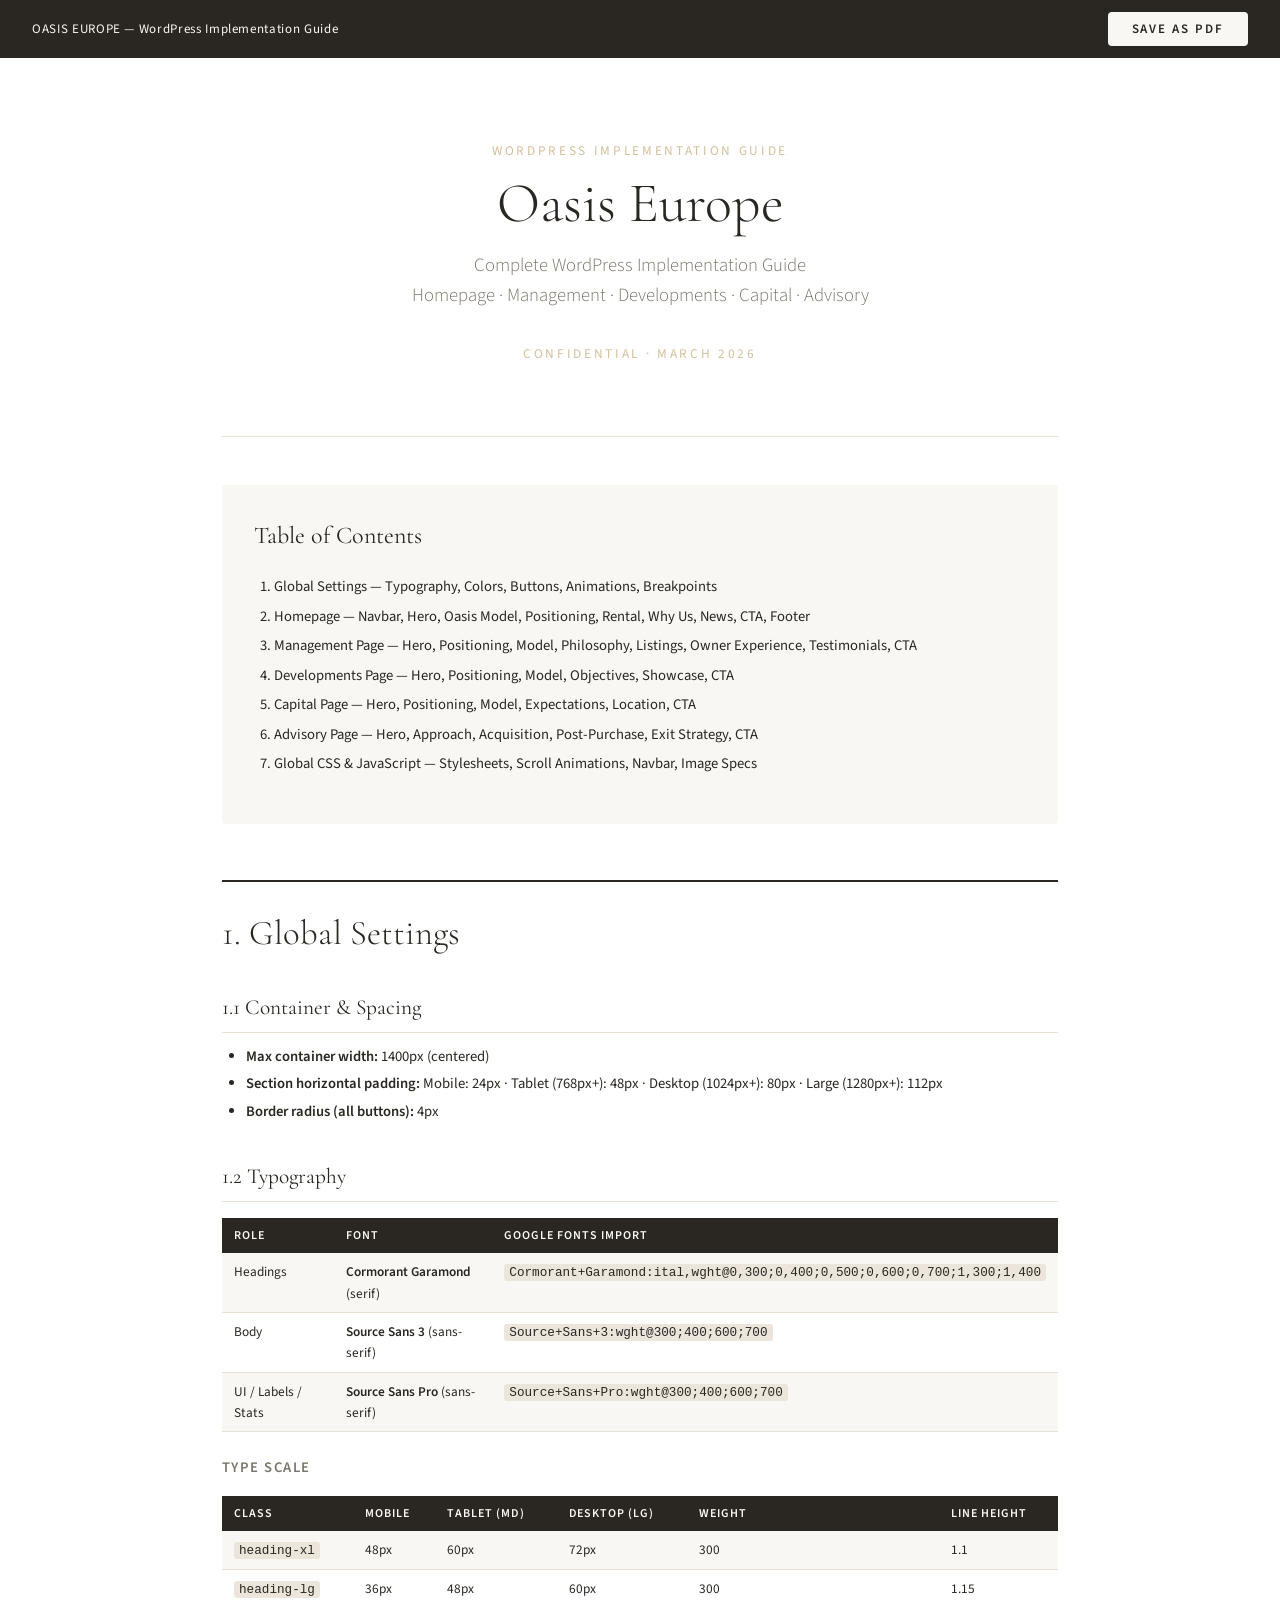
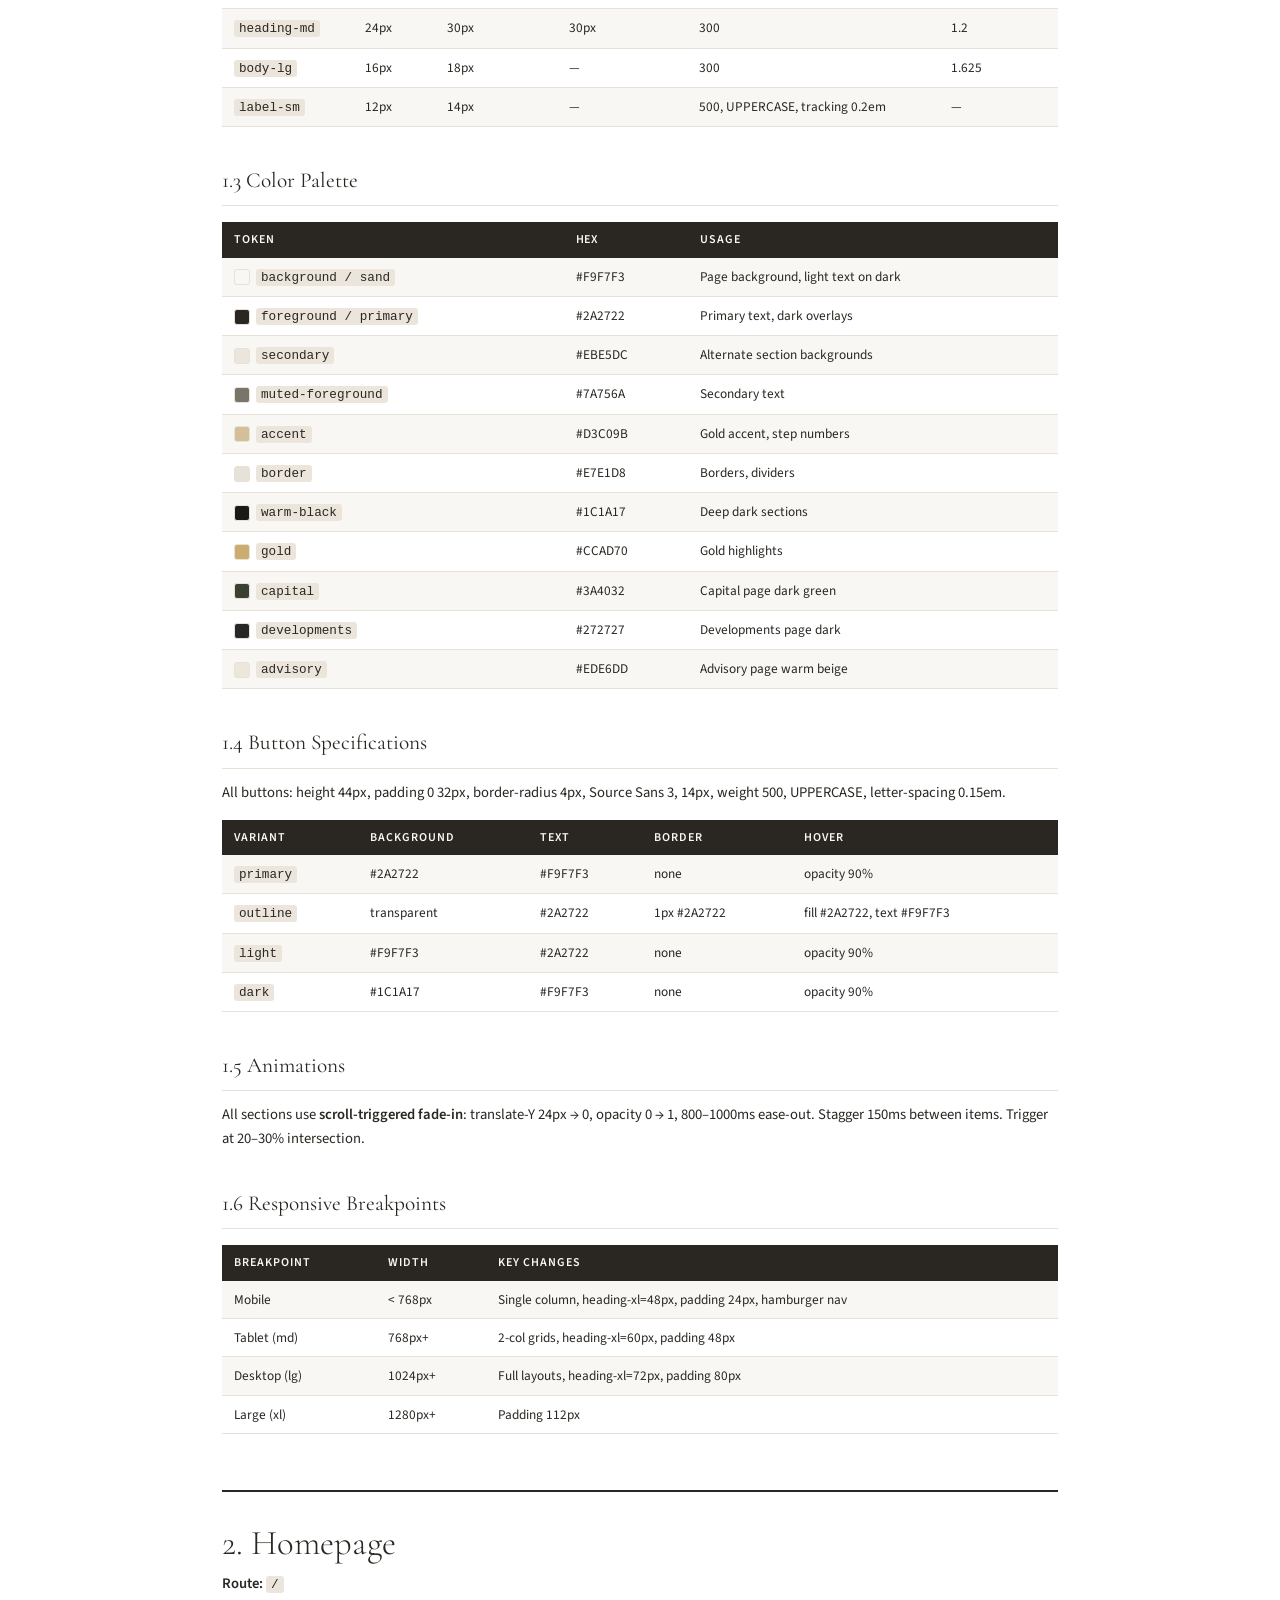
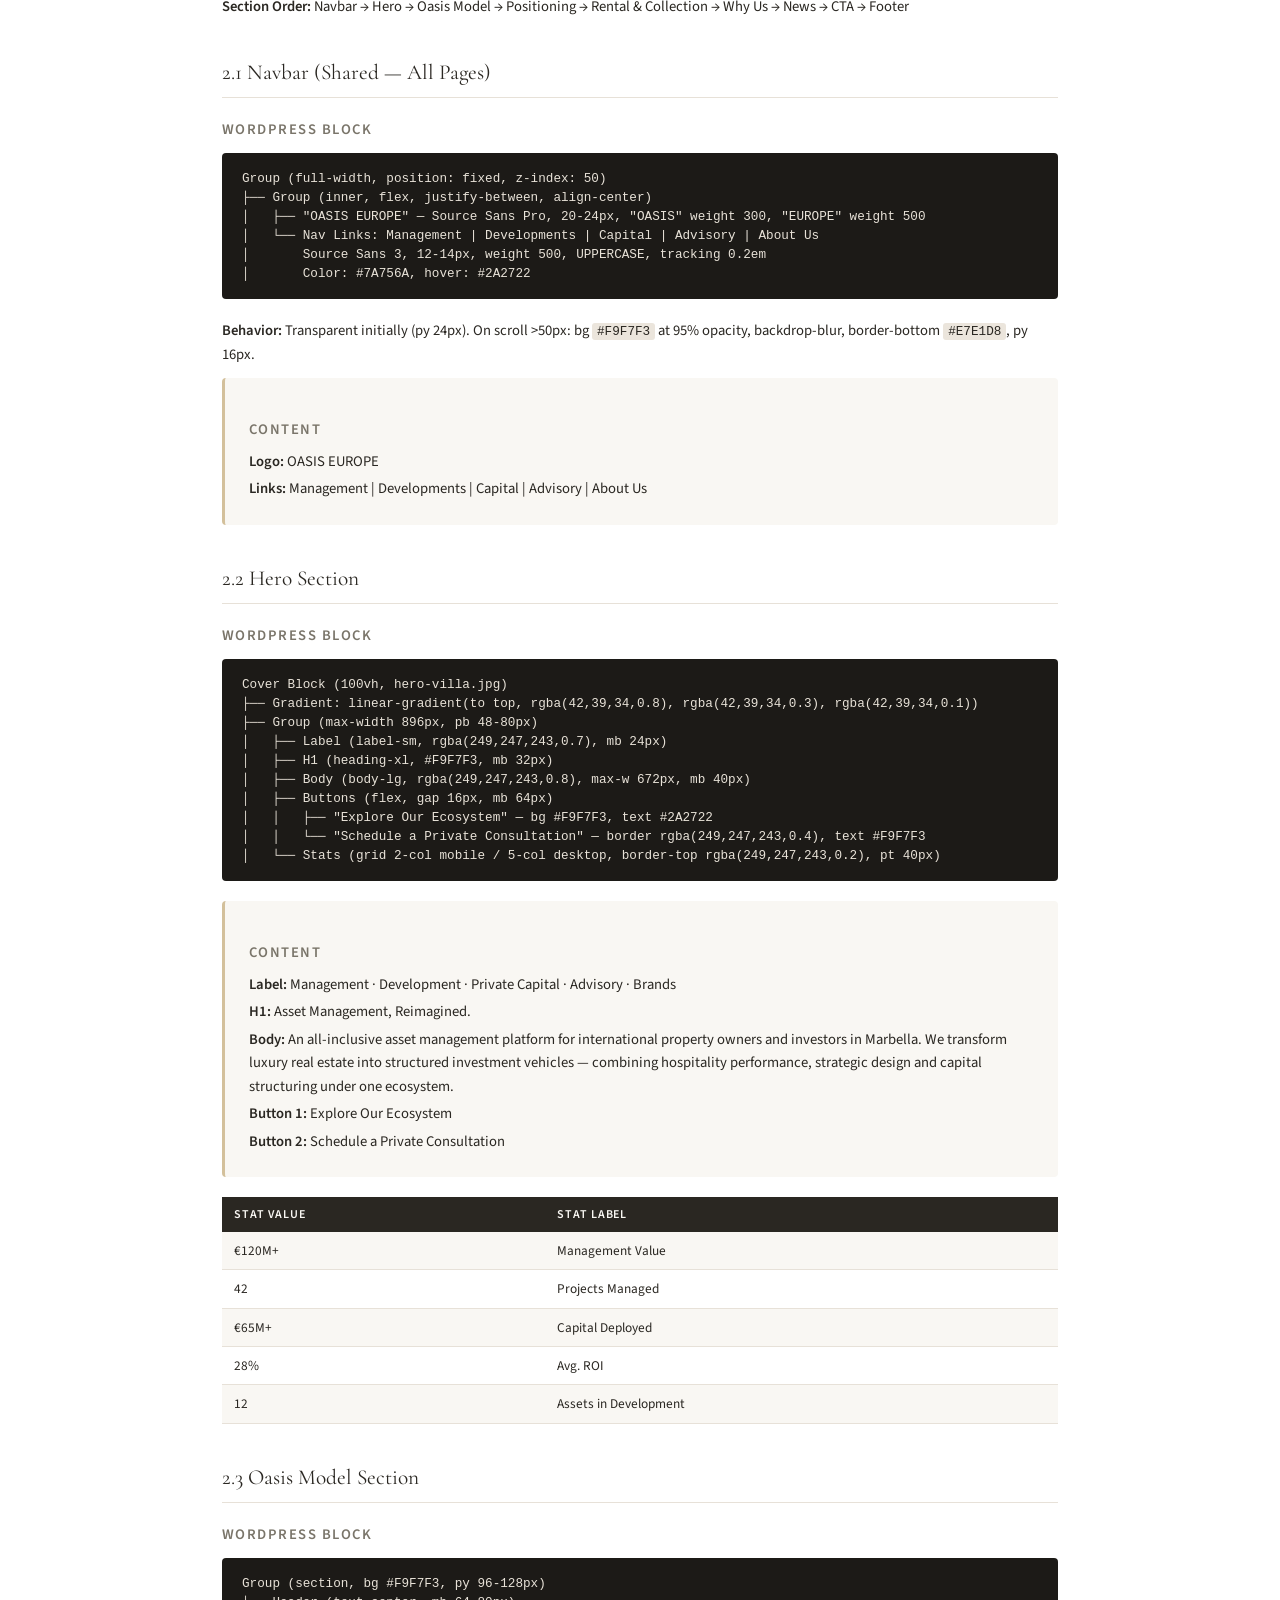
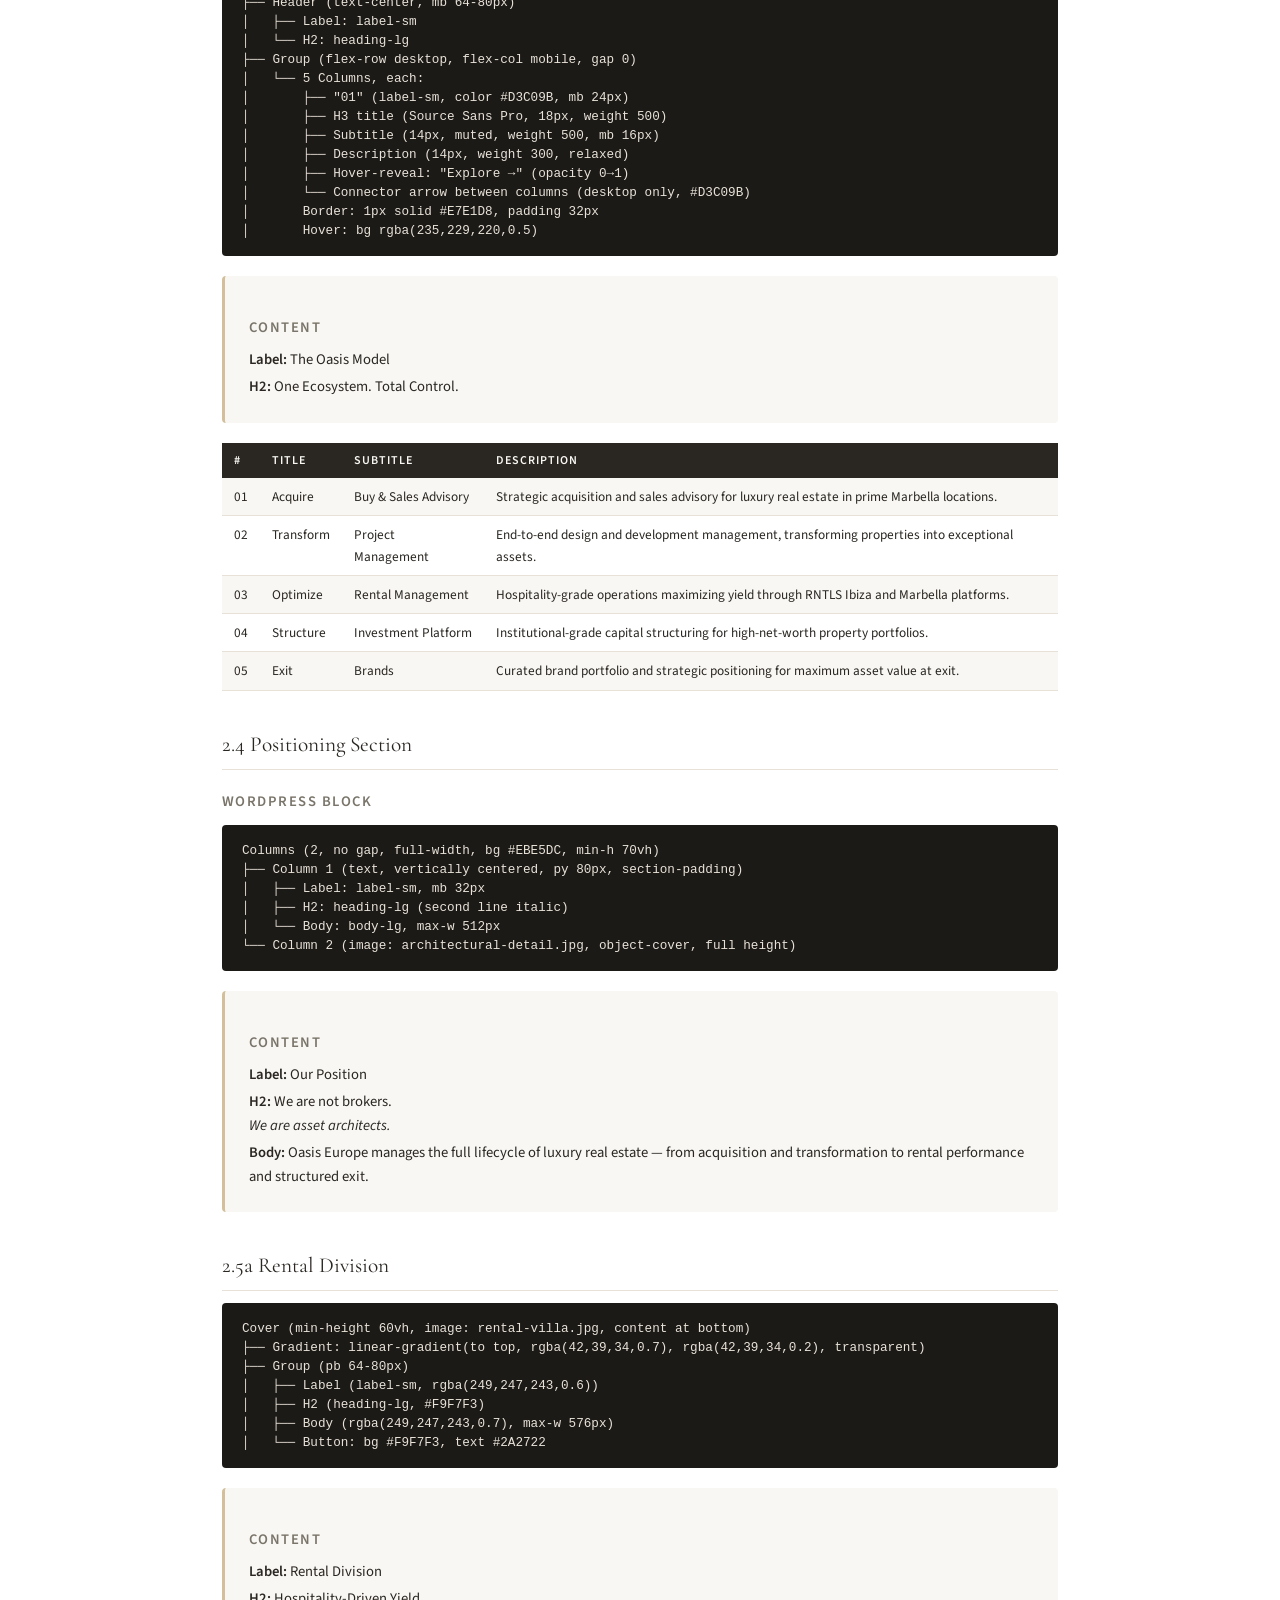
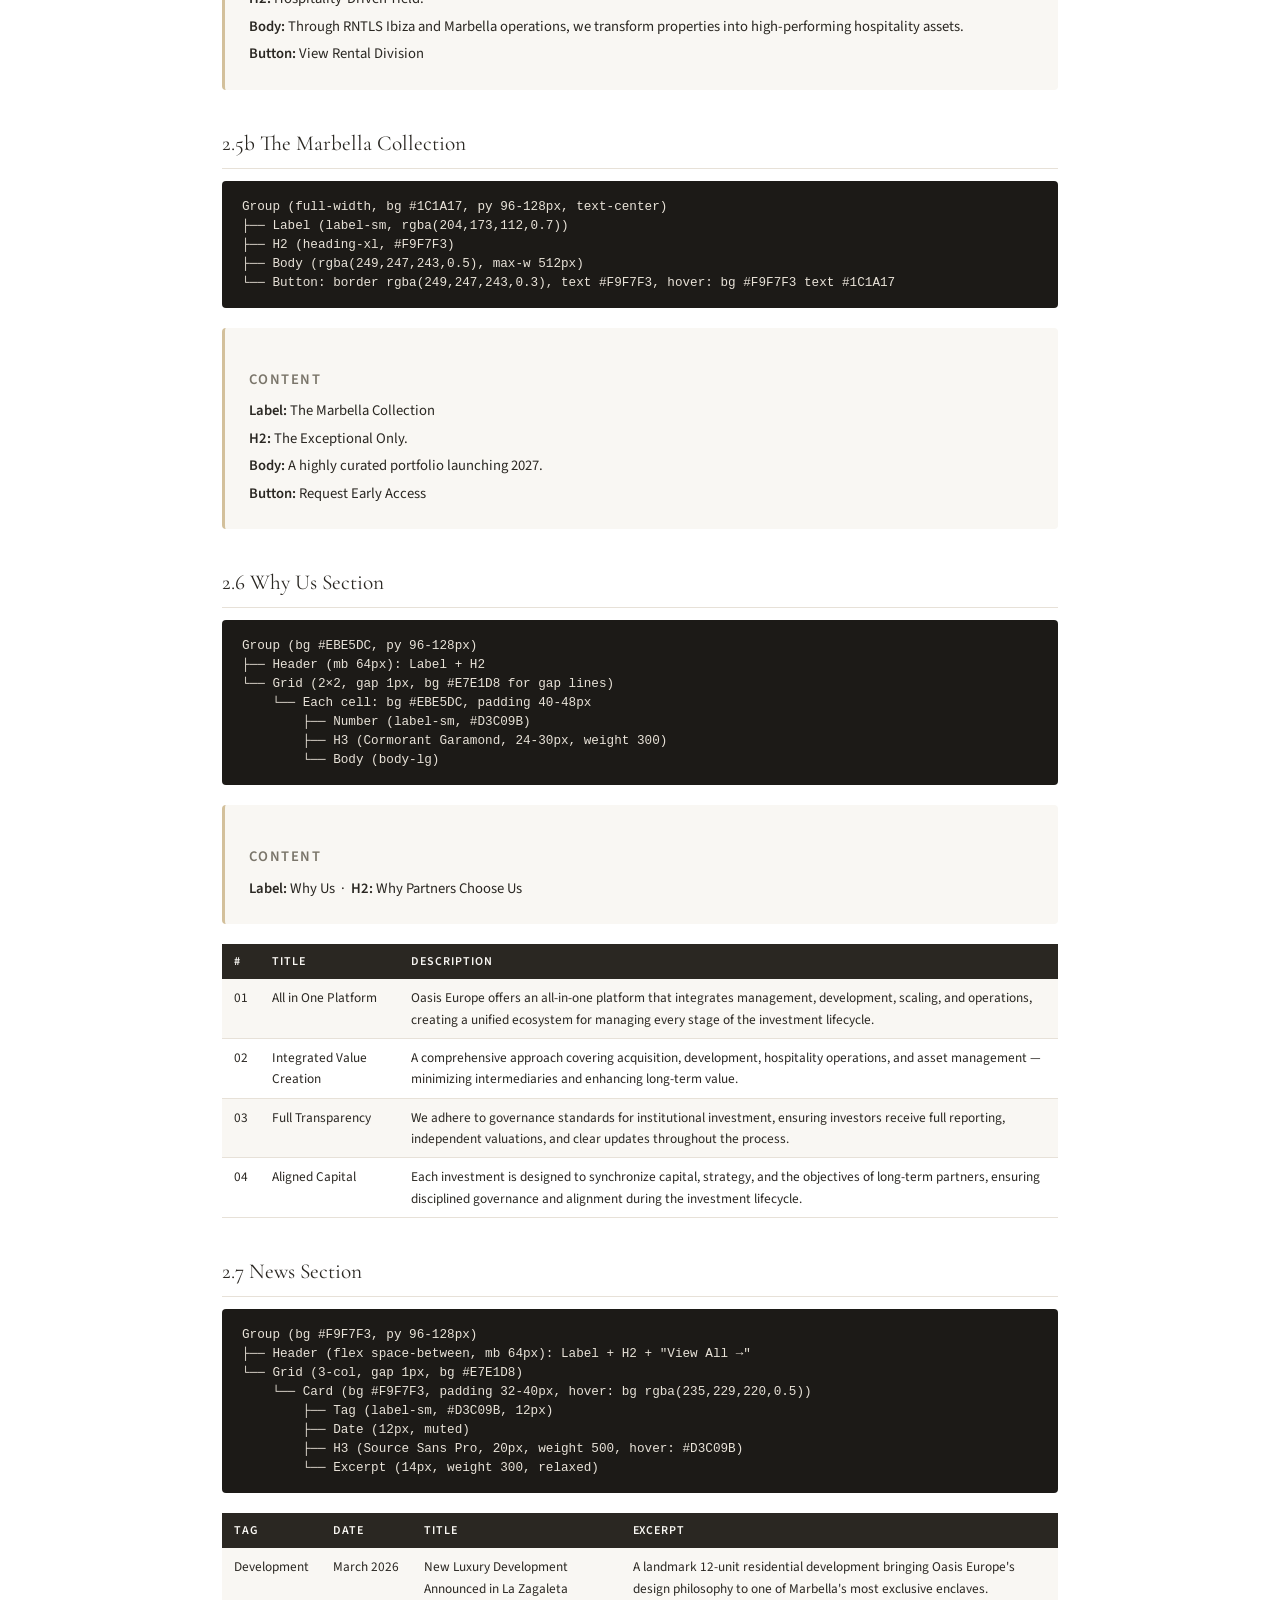
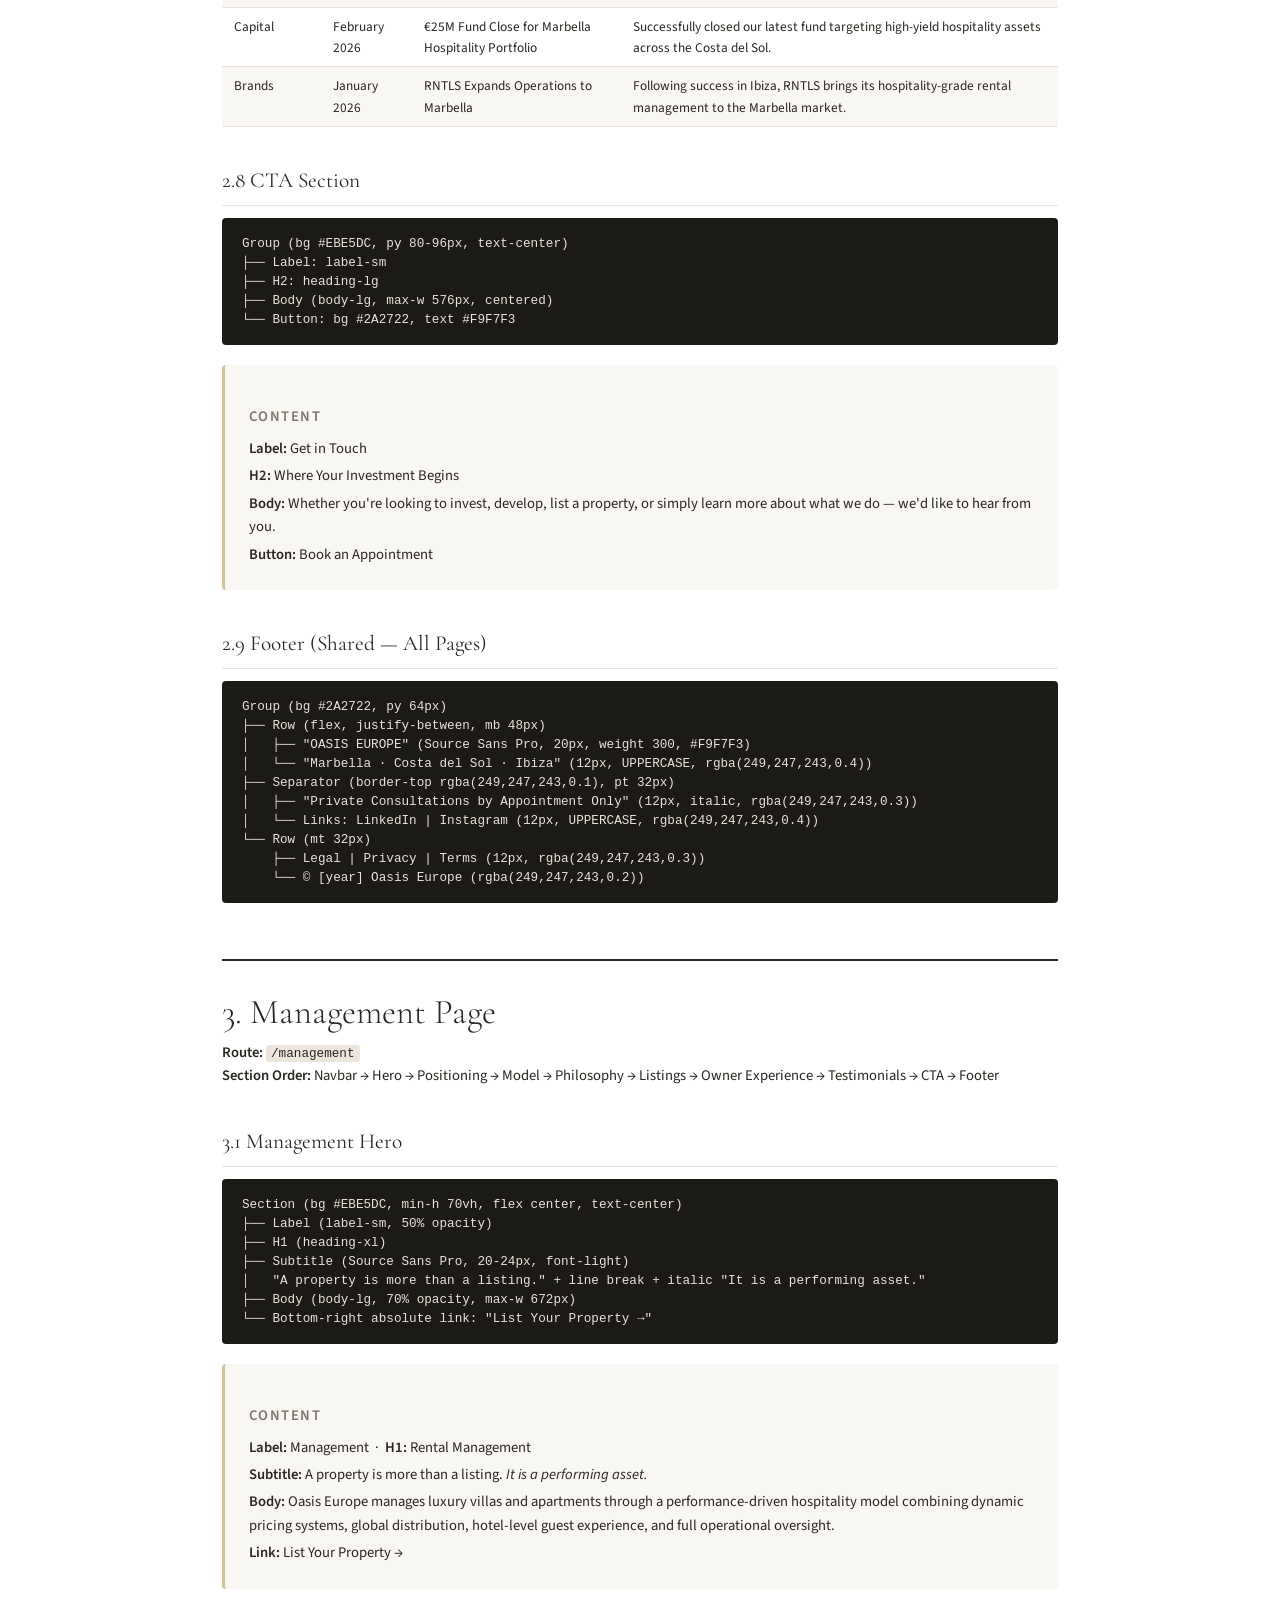
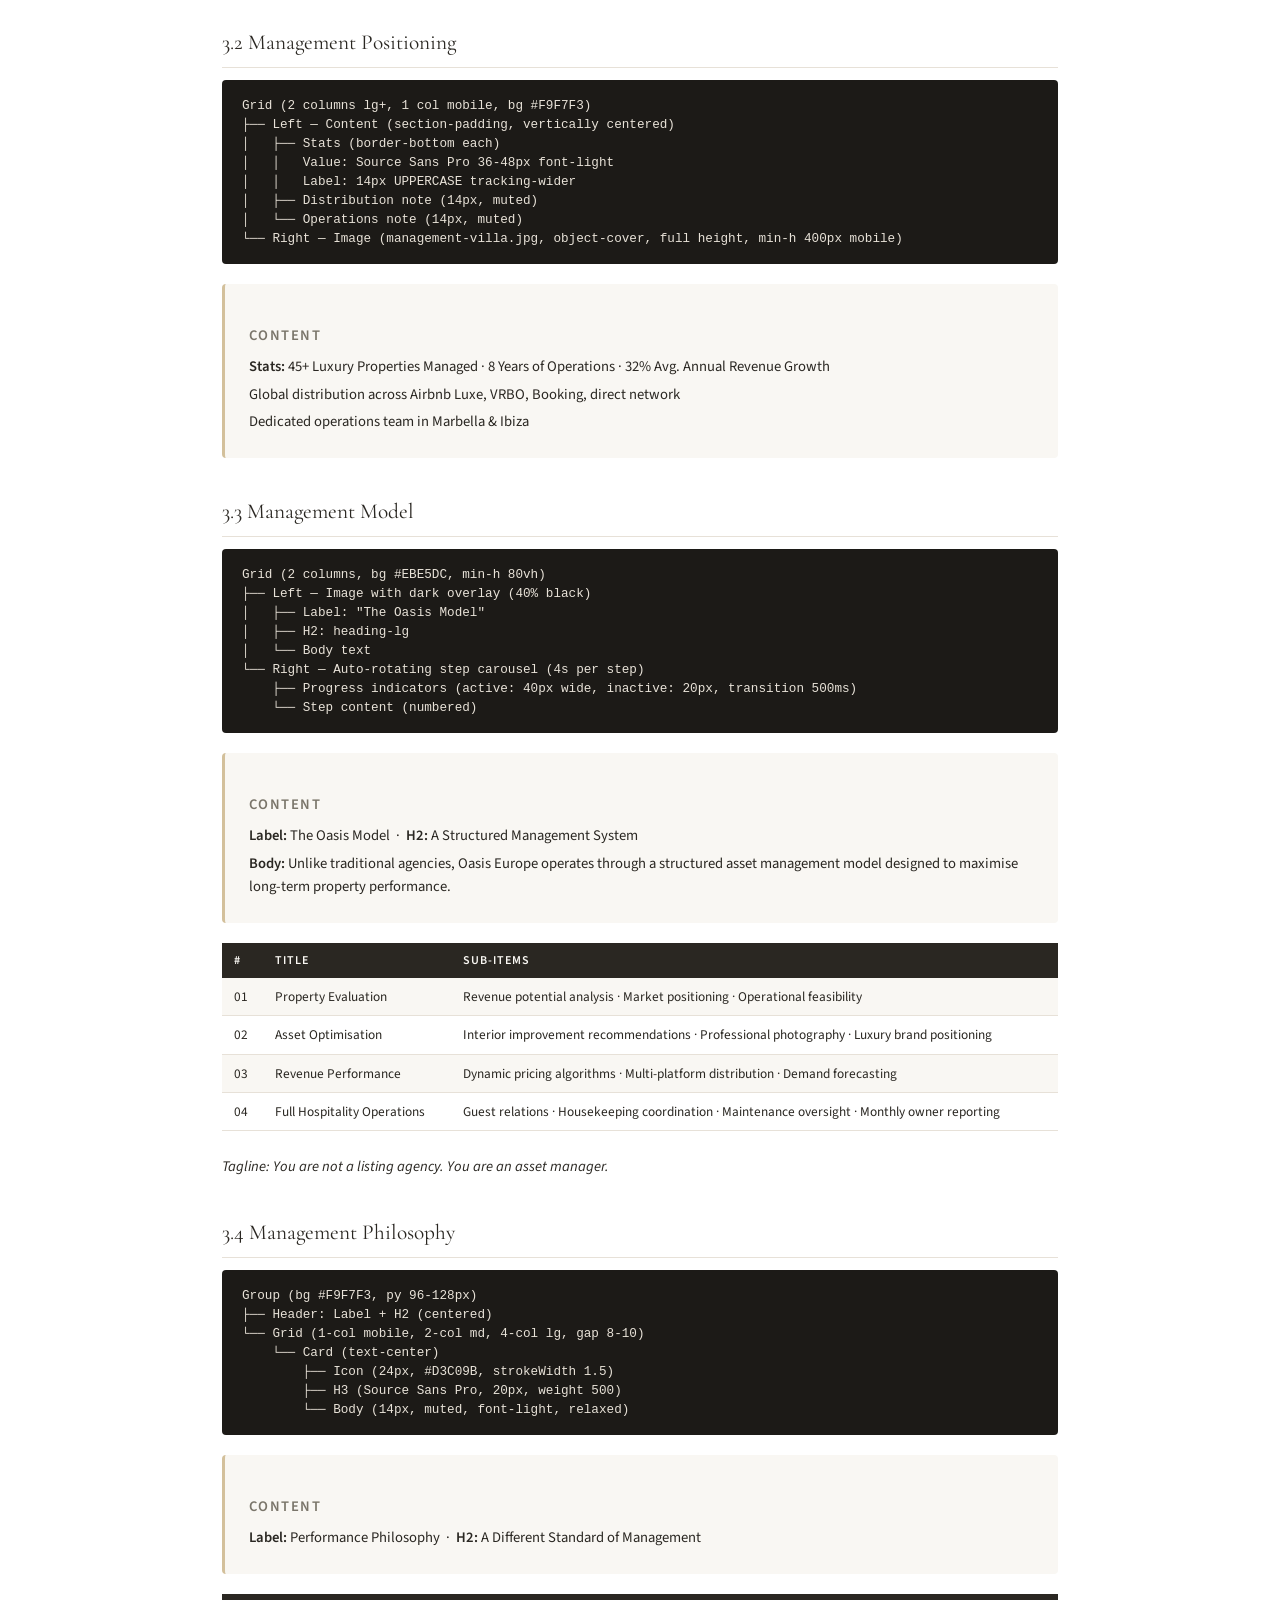
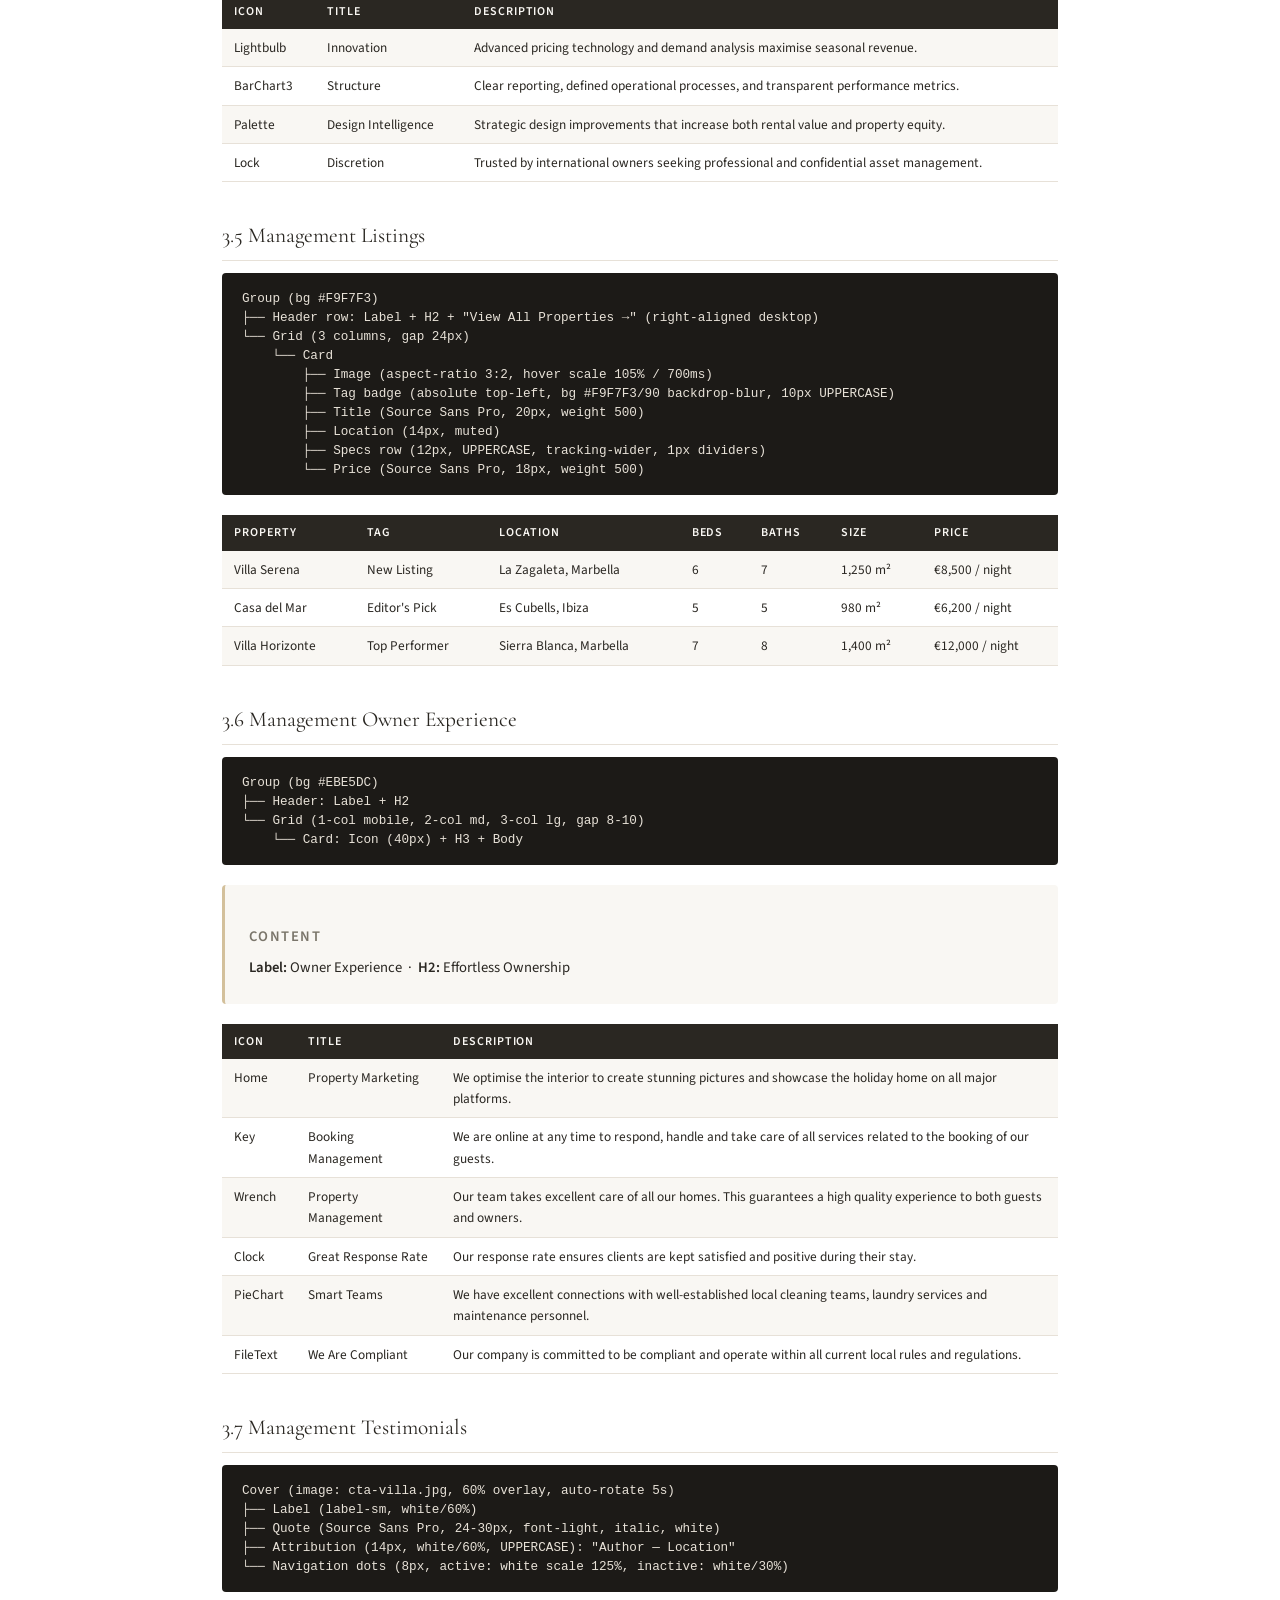
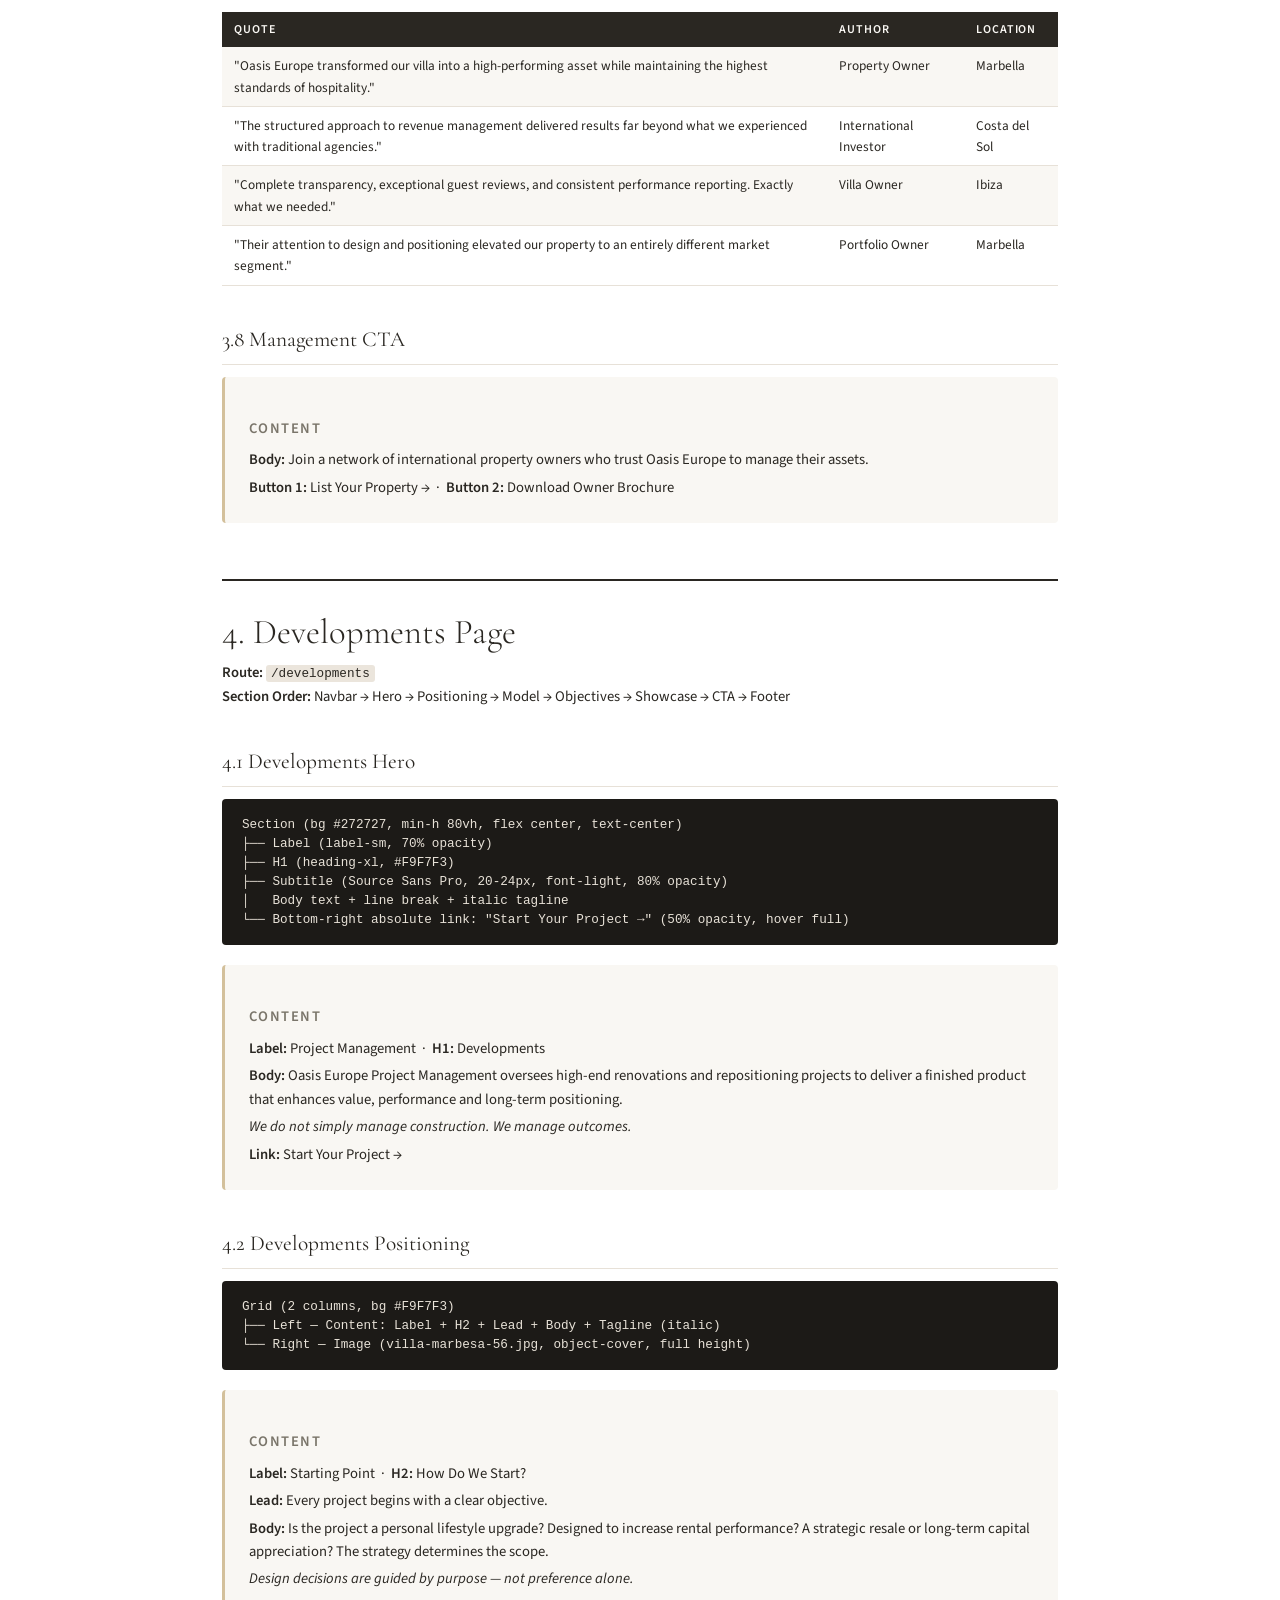
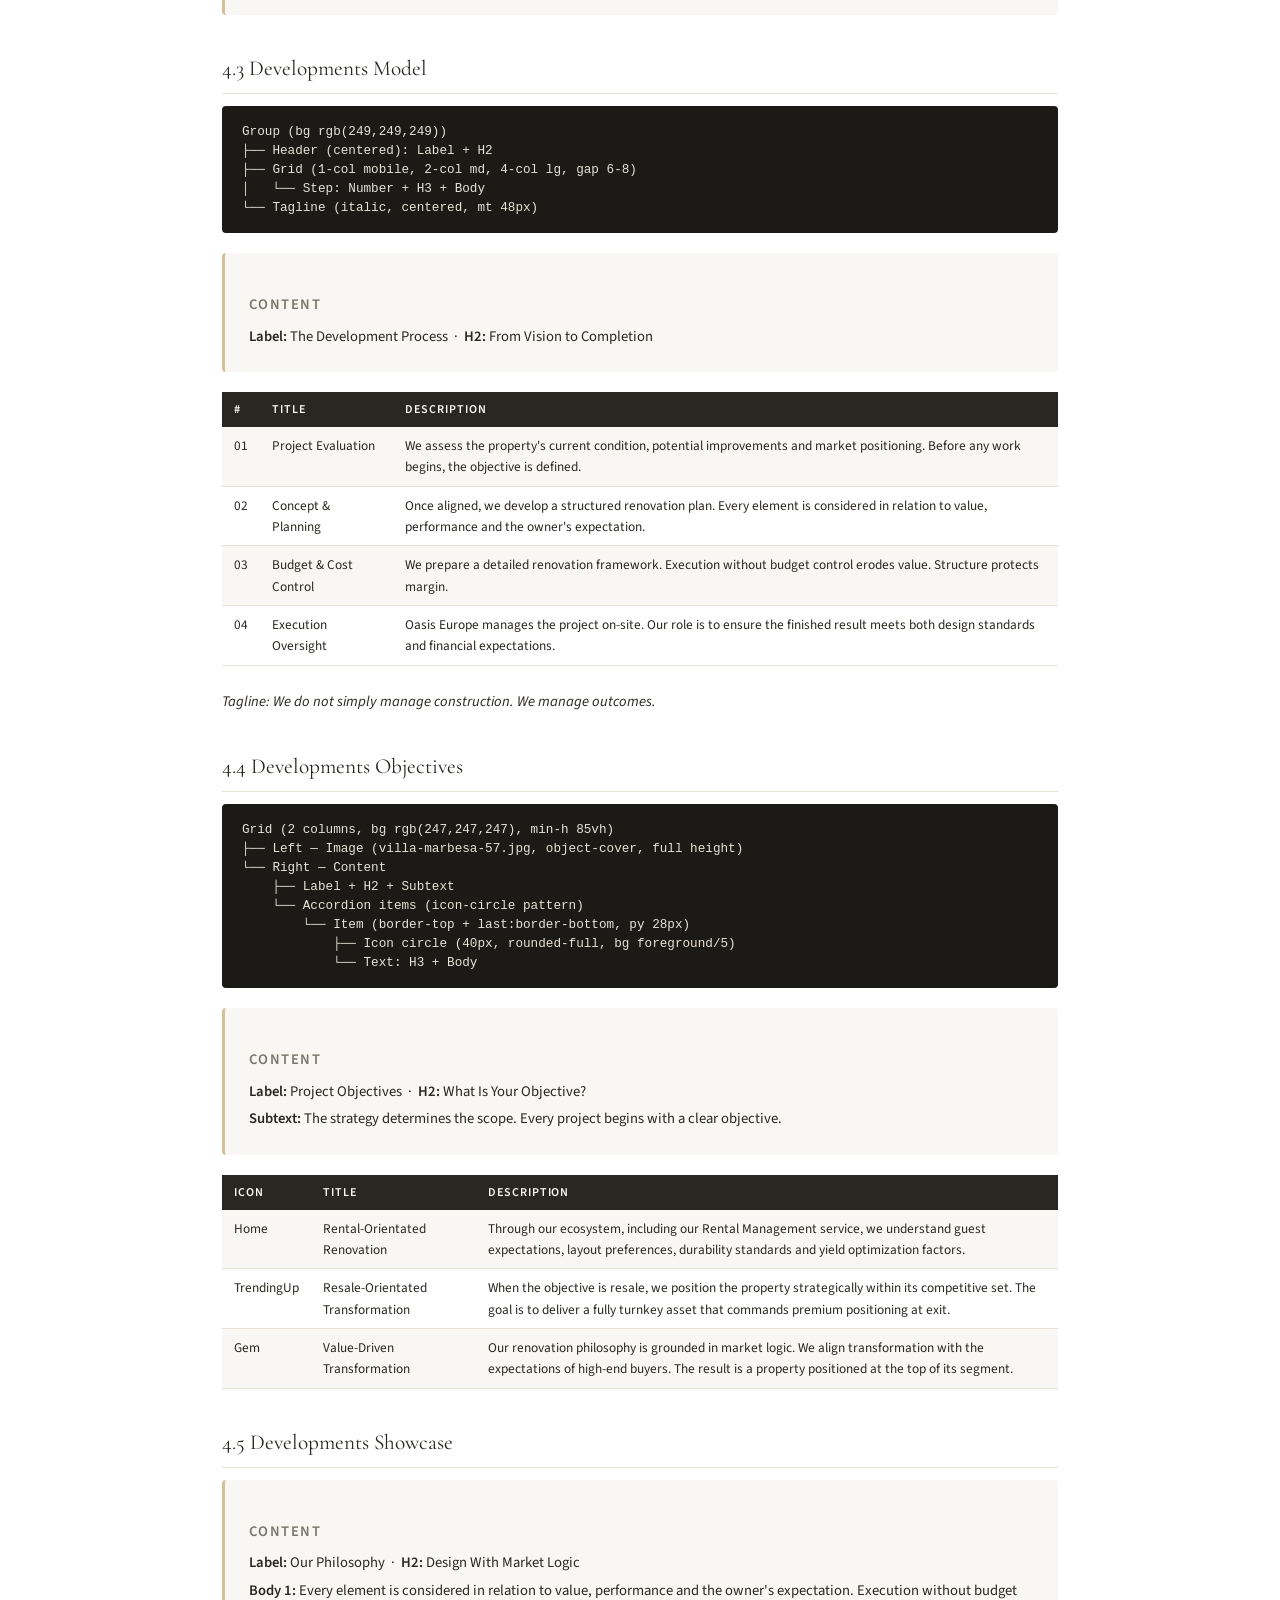
<file: public/wordpress-guide.html>
<!DOCTYPE html>
<html lang="en">
<head>
<meta charset="UTF-8">
<meta name="viewport" content="width=device-width, initial-scale=1.0">
<title>Oasis Europe — Complete WordPress Implementation Guide</title>
<link href="https://fonts.googleapis.com/css2?family=Cormorant+Garamond:ital,wght@0,300;0,400;0,500;0,600;1,300;1,400&family=Source+Sans+3:wght@300;400;500;600;700&display=swap" rel="stylesheet">
<style>
  :root {
    --sand: #F9F7F3;
    --fg: #2A2722;
    --muted: #7A756A;
    --accent: #D3C09B;
    --border: #E7E1D8;
    --secondary: #EBE5DC;
  }

  * { margin: 0; padding: 0; box-sizing: border-box; }

  body {
    font-family: 'Source Sans 3', sans-serif;
    font-weight: 400;
    font-size: 11pt;
    line-height: 1.6;
    color: var(--fg);
    background: #fff;
    max-width: 900px;
    margin: 0 auto;
    padding: 40px 32px;
  }

  /* Print styles */
  @media print {
    body { padding: 0; font-size: 10pt; max-width: none; }
    .no-print { display: none !important; }
    h1, h2, h3 { page-break-after: avoid; }
    table, pre, .section-block { page-break-inside: avoid; }
    .page-break { page-break-before: always; }
  }

  /* Print button */
  .print-bar {
    position: fixed;
    top: 0;
    left: 0;
    right: 0;
    background: var(--fg);
    color: var(--sand);
    padding: 12px 32px;
    display: flex;
    align-items: center;
    justify-content: space-between;
    z-index: 100;
    font-size: 13px;
    letter-spacing: 0.05em;
  }
  .print-bar button {
    background: var(--sand);
    color: var(--fg);
    border: none;
    padding: 8px 24px;
    font-family: 'Source Sans 3', sans-serif;
    font-size: 13px;
    font-weight: 600;
    text-transform: uppercase;
    letter-spacing: 0.15em;
    cursor: pointer;
    border-radius: 4px;
  }
  .print-bar button:hover { opacity: 0.9; }

  /* Title page */
  .title-page {
    text-align: center;
    padding: 100px 0 60px;
    border-bottom: 1px solid var(--border);
    margin-bottom: 48px;
  }
  .title-page h1 {
    font-family: 'Cormorant Garamond', serif;
    font-weight: 300;
    font-size: 42pt;
    line-height: 1.1;
    margin-bottom: 16px;
    color: var(--fg);
  }
  .title-page .subtitle {
    font-size: 14pt;
    font-weight: 300;
    color: var(--muted);
    margin-bottom: 32px;
  }
  .title-page .meta {
    font-size: 10pt;
    text-transform: uppercase;
    letter-spacing: 0.2em;
    color: var(--accent);
  }

  /* TOC */
  .toc {
    margin-bottom: 48px;
    padding: 32px;
    background: var(--sand);
    border-radius: 4px;
  }
  .toc h2 {
    font-family: 'Cormorant Garamond', serif;
    font-weight: 400;
    font-size: 18pt;
    margin-bottom: 20px;
  }
  .toc ol { padding-left: 20px; }
  .toc li {
    margin-bottom: 6px;
    font-weight: 400;
    color: var(--fg);
  }
  .toc li a { color: var(--fg); text-decoration: none; }
  .toc li a:hover { color: var(--accent); }

  /* Section headings */
  h2.section-title {
    font-family: 'Cormorant Garamond', serif;
    font-weight: 300;
    font-size: 26pt;
    margin: 56px 0 8px;
    padding-top: 32px;
    border-top: 2px solid var(--fg);
    line-height: 1.15;
  }
  h3 {
    font-family: 'Cormorant Garamond', serif;
    font-weight: 400;
    font-size: 16pt;
    margin: 36px 0 12px;
    color: var(--fg);
    padding-bottom: 8px;
    border-bottom: 1px solid var(--border);
  }
  h4 {
    font-family: 'Source Sans 3', sans-serif;
    font-weight: 600;
    font-size: 11pt;
    text-transform: uppercase;
    letter-spacing: 0.1em;
    margin: 20px 0 8px;
    color: var(--muted);
  }

  /* Tables */
  table {
    width: 100%;
    border-collapse: collapse;
    margin: 16px 0 24px;
    font-size: 10pt;
  }
  th {
    background: var(--fg);
    color: var(--sand);
    text-align: left;
    padding: 8px 12px;
    font-weight: 600;
    font-size: 9pt;
    text-transform: uppercase;
    letter-spacing: 0.08em;
  }
  td {
    padding: 8px 12px;
    border-bottom: 1px solid var(--border);
    vertical-align: top;
  }
  tr:nth-child(even) td { background: var(--sand); }

  /* Code blocks */
  pre {
    background: #1C1A17;
    color: #e8e2d8;
    padding: 16px 20px;
    border-radius: 4px;
    overflow-x: auto;
    font-size: 9.5pt;
    line-height: 1.5;
    margin: 12px 0 20px;
    font-family: 'SF Mono', 'Fira Code', monospace;
  }
  code {
    font-family: 'SF Mono', 'Fira Code', monospace;
    font-size: 9.5pt;
    background: var(--secondary);
    padding: 1px 5px;
    border-radius: 3px;
  }
  pre code { background: none; padding: 0; }

  /* Content blocks */
  .section-block {
    background: var(--sand);
    padding: 20px 24px;
    border-radius: 4px;
    margin: 12px 0 20px;
    border-left: 3px solid var(--accent);
  }
  .section-block p { margin-bottom: 4px; }

  /* Color swatches */
  .swatch {
    display: inline-block;
    width: 16px;
    height: 16px;
    border-radius: 3px;
    vertical-align: middle;
    margin-right: 6px;
    border: 1px solid var(--border);
  }

  p { margin-bottom: 12px; }
  ul, ol { margin: 8px 0 16px; padding-left: 24px; }
  li { margin-bottom: 4px; }
  strong { font-weight: 600; }
  em { font-style: italic; }
  hr { border: none; border-top: 1px solid var(--border); margin: 32px 0; }
</style>
</head>
<body>

<!-- Print Bar -->
<div class="print-bar no-print">
  <span>OASIS EUROPE — WordPress Implementation Guide</span>
  <button onclick="window.print()">Save as PDF</button>
</div>

<!-- TITLE PAGE -->
<div class="title-page">
  <p class="meta">WordPress Implementation Guide</p>
  <h1>Oasis Europe</h1>
  <p class="subtitle">Complete WordPress Implementation Guide<br>Homepage · Management · Developments · Capital · Advisory</p>
  <p class="meta" style="margin-top:24px">Confidential · March 2026</p>
</div>

<!-- TABLE OF CONTENTS -->
<div class="toc">
  <h2>Table of Contents</h2>
  <ol>
    <li><a href="#s1">Global Settings</a> — Typography, Colors, Buttons, Animations, Breakpoints</li>
    <li><a href="#s2">Homepage</a> — Navbar, Hero, Oasis Model, Positioning, Rental, Why Us, News, CTA, Footer</li>
    <li><a href="#s3">Management Page</a> — Hero, Positioning, Model, Philosophy, Listings, Owner Experience, Testimonials, CTA</li>
    <li><a href="#s4">Developments Page</a> — Hero, Positioning, Model, Objectives, Showcase, CTA</li>
    <li><a href="#s5">Capital Page</a> — Hero, Positioning, Model, Expectations, Location, CTA</li>
    <li><a href="#s6">Advisory Page</a> — Hero, Approach, Acquisition, Post-Purchase, Exit Strategy, CTA</li>
    <li><a href="#s7">Global CSS &amp; JavaScript</a> — Stylesheets, Scroll Animations, Navbar, Image Specs</li>
  </ol>
</div>

<!-- ============================== -->
<!-- SECTION 1: GLOBAL SETTINGS     -->
<!-- ============================== -->
<h2 class="section-title" id="s1">1. Global Settings</h2>

<h3>1.1 Container &amp; Spacing</h3>
<ul>
  <li><strong>Max container width:</strong> 1400px (centered)</li>
  <li><strong>Section horizontal padding:</strong> Mobile: 24px · Tablet (768px+): 48px · Desktop (1024px+): 80px · Large (1280px+): 112px</li>
  <li><strong>Border radius (all buttons):</strong> 4px</li>
</ul>

<h3>1.2 Typography</h3>
<table>
  <tr><th>Role</th><th>Font</th><th>Google Fonts Import</th></tr>
  <tr><td>Headings</td><td><strong>Cormorant Garamond</strong> (serif)</td><td><code>Cormorant+Garamond:ital,wght@0,300;0,400;0,500;0,600;0,700;1,300;1,400</code></td></tr>
  <tr><td>Body</td><td><strong>Source Sans 3</strong> (sans-serif)</td><td><code>Source+Sans+3:wght@300;400;600;700</code></td></tr>
  <tr><td>UI / Labels / Stats</td><td><strong>Source Sans Pro</strong> (sans-serif)</td><td><code>Source+Sans+Pro:wght@300;400;600;700</code></td></tr>
</table>

<h4>Type Scale</h4>
<table>
  <tr><th>Class</th><th>Mobile</th><th>Tablet (md)</th><th>Desktop (lg)</th><th>Weight</th><th>Line Height</th></tr>
  <tr><td><code>heading-xl</code></td><td>48px</td><td>60px</td><td>72px</td><td>300</td><td>1.1</td></tr>
  <tr><td><code>heading-lg</code></td><td>36px</td><td>48px</td><td>60px</td><td>300</td><td>1.15</td></tr>
  <tr><td><code>heading-md</code></td><td>24px</td><td>30px</td><td>30px</td><td>300</td><td>1.2</td></tr>
  <tr><td><code>body-lg</code></td><td>16px</td><td>18px</td><td>—</td><td>300</td><td>1.625</td></tr>
  <tr><td><code>label-sm</code></td><td>12px</td><td>14px</td><td>—</td><td>500, UPPERCASE, tracking 0.2em</td><td>—</td></tr>
</table>

<h3>1.3 Color Palette</h3>
<table>
  <tr><th>Token</th><th>Hex</th><th>Usage</th></tr>
  <tr><td><span class="swatch" style="background:#F9F7F3"></span><code>background / sand</code></td><td>#F9F7F3</td><td>Page background, light text on dark</td></tr>
  <tr><td><span class="swatch" style="background:#2A2722"></span><code>foreground / primary</code></td><td>#2A2722</td><td>Primary text, dark overlays</td></tr>
  <tr><td><span class="swatch" style="background:#EBE5DC"></span><code>secondary</code></td><td>#EBE5DC</td><td>Alternate section backgrounds</td></tr>
  <tr><td><span class="swatch" style="background:#7A756A"></span><code>muted-foreground</code></td><td>#7A756A</td><td>Secondary text</td></tr>
  <tr><td><span class="swatch" style="background:#D3C09B"></span><code>accent</code></td><td>#D3C09B</td><td>Gold accent, step numbers</td></tr>
  <tr><td><span class="swatch" style="background:#E7E1D8"></span><code>border</code></td><td>#E7E1D8</td><td>Borders, dividers</td></tr>
  <tr><td><span class="swatch" style="background:#1C1A17"></span><code>warm-black</code></td><td>#1C1A17</td><td>Deep dark sections</td></tr>
  <tr><td><span class="swatch" style="background:#CCAD70"></span><code>gold</code></td><td>#CCAD70</td><td>Gold highlights</td></tr>
  <tr><td><span class="swatch" style="background:#3A4032"></span><code>capital</code></td><td>#3A4032</td><td>Capital page dark green</td></tr>
  <tr><td><span class="swatch" style="background:#272727"></span><code>developments</code></td><td>#272727</td><td>Developments page dark</td></tr>
  <tr><td><span class="swatch" style="background:#EDE6DD"></span><code>advisory</code></td><td>#EDE6DD</td><td>Advisory page warm beige</td></tr>
</table>

<h3>1.4 Button Specifications</h3>
<p>All buttons: height 44px, padding 0 32px, border-radius 4px, Source Sans 3, 14px, weight 500, UPPERCASE, letter-spacing 0.15em.</p>
<table>
  <tr><th>Variant</th><th>Background</th><th>Text</th><th>Border</th><th>Hover</th></tr>
  <tr><td><code>primary</code></td><td>#2A2722</td><td>#F9F7F3</td><td>none</td><td>opacity 90%</td></tr>
  <tr><td><code>outline</code></td><td>transparent</td><td>#2A2722</td><td>1px #2A2722</td><td>fill #2A2722, text #F9F7F3</td></tr>
  <tr><td><code>light</code></td><td>#F9F7F3</td><td>#2A2722</td><td>none</td><td>opacity 90%</td></tr>
  <tr><td><code>dark</code></td><td>#1C1A17</td><td>#F9F7F3</td><td>none</td><td>opacity 90%</td></tr>
</table>

<h3>1.5 Animations</h3>
<p>All sections use <strong>scroll-triggered fade-in</strong>: translate-Y 24px → 0, opacity 0 → 1, 800–1000ms ease-out. Stagger 150ms between items. Trigger at 20–30% intersection.</p>

<h3>1.6 Responsive Breakpoints</h3>
<table>
  <tr><th>Breakpoint</th><th>Width</th><th>Key Changes</th></tr>
  <tr><td>Mobile</td><td>&lt; 768px</td><td>Single column, heading-xl=48px, padding 24px, hamburger nav</td></tr>
  <tr><td>Tablet (md)</td><td>768px+</td><td>2-col grids, heading-xl=60px, padding 48px</td></tr>
  <tr><td>Desktop (lg)</td><td>1024px+</td><td>Full layouts, heading-xl=72px, padding 80px</td></tr>
  <tr><td>Large (xl)</td><td>1280px+</td><td>Padding 112px</td></tr>
</table>

<!-- ============================== -->
<!-- SECTION 2: HOMEPAGE            -->
<!-- ============================== -->
<h2 class="section-title page-break" id="s2">2. Homepage</h2>
<p><strong>Route:</strong> <code>/</code><br>
<strong>Section Order:</strong> Navbar → Hero → Oasis Model → Positioning → Rental &amp; Collection → Why Us → News → CTA → Footer</p>

<h3>2.1 Navbar (Shared — All Pages)</h3>
<h4>WordPress Block</h4>
<pre><code>Group (full-width, position: fixed, z-index: 50)
├── Group (inner, flex, justify-between, align-center)
│   ├── "OASIS EUROPE" — Source Sans Pro, 20-24px, "OASIS" weight 300, "EUROPE" weight 500
│   └── Nav Links: Management | Developments | Capital | Advisory | About Us
│       Source Sans 3, 12-14px, weight 500, UPPERCASE, tracking 0.2em
│       Color: #7A756A, hover: #2A2722</code></pre>
<p><strong>Behavior:</strong> Transparent initially (py 24px). On scroll &gt;50px: bg <code>#F9F7F3</code> at 95% opacity, backdrop-blur, border-bottom <code>#E7E1D8</code>, py 16px.</p>
<div class="section-block">
  <h4>Content</h4>
  <p><strong>Logo:</strong> OASIS EUROPE</p>
  <p><strong>Links:</strong> Management | Developments | Capital | Advisory | About Us</p>
</div>

<h3>2.2 Hero Section</h3>
<h4>WordPress Block</h4>
<pre><code>Cover Block (100vh, hero-villa.jpg)
├── Gradient: linear-gradient(to top, rgba(42,39,34,0.8), rgba(42,39,34,0.3), rgba(42,39,34,0.1))
├── Group (max-width 896px, pb 48-80px)
│   ├── Label (label-sm, rgba(249,247,243,0.7), mb 24px)
│   ├── H1 (heading-xl, #F9F7F3, mb 32px)
│   ├── Body (body-lg, rgba(249,247,243,0.8), max-w 672px, mb 40px)
│   ├── Buttons (flex, gap 16px, mb 64px)
│   │   ├── "Explore Our Ecosystem" — bg #F9F7F3, text #2A2722
│   │   └── "Schedule a Private Consultation" — border rgba(249,247,243,0.4), text #F9F7F3
│   └── Stats (grid 2-col mobile / 5-col desktop, border-top rgba(249,247,243,0.2), pt 40px)</code></pre>
<div class="section-block">
  <h4>Content</h4>
  <p><strong>Label:</strong> Management · Development · Private Capital · Advisory · Brands</p>
  <p><strong>H1:</strong> Asset Management, Reimagined.</p>
  <p><strong>Body:</strong> An all-inclusive asset management platform for international property owners and investors in Marbella. We transform luxury real estate into structured investment vehicles — combining hospitality performance, strategic design and capital structuring under one ecosystem.</p>
  <p><strong>Button 1:</strong> Explore Our Ecosystem</p>
  <p><strong>Button 2:</strong> Schedule a Private Consultation</p>
</div>
<table>
  <tr><th>Stat Value</th><th>Stat Label</th></tr>
  <tr><td>€120M+</td><td>Management Value</td></tr>
  <tr><td>42</td><td>Projects Managed</td></tr>
  <tr><td>€65M+</td><td>Capital Deployed</td></tr>
  <tr><td>28%</td><td>Avg. ROI</td></tr>
  <tr><td>12</td><td>Assets in Development</td></tr>
</table>

<h3>2.3 Oasis Model Section</h3>
<h4>WordPress Block</h4>
<pre><code>Group (section, bg #F9F7F3, py 96-128px)
├── Header (text-center, mb 64-80px)
│   ├── Label: label-sm
│   └── H2: heading-lg
├── Group (flex-row desktop, flex-col mobile, gap 0)
│   └── 5 Columns, each:
│       ├── "01" (label-sm, color #D3C09B, mb 24px)
│       ├── H3 title (Source Sans Pro, 18px, weight 500)
│       ├── Subtitle (14px, muted, weight 500, mb 16px)
│       ├── Description (14px, weight 300, relaxed)
│       ├── Hover-reveal: "Explore →" (opacity 0→1)
│       └── Connector arrow between columns (desktop only, #D3C09B)
│       Border: 1px solid #E7E1D8, padding 32px
│       Hover: bg rgba(235,229,220,0.5)</code></pre>
<div class="section-block">
  <h4>Content</h4>
  <p><strong>Label:</strong> The Oasis Model</p>
  <p><strong>H2:</strong> One Ecosystem. Total Control.</p>
</div>
<table>
  <tr><th>#</th><th>Title</th><th>Subtitle</th><th>Description</th></tr>
  <tr><td>01</td><td>Acquire</td><td>Buy &amp; Sales Advisory</td><td>Strategic acquisition and sales advisory for luxury real estate in prime Marbella locations.</td></tr>
  <tr><td>02</td><td>Transform</td><td>Project Management</td><td>End-to-end design and development management, transforming properties into exceptional assets.</td></tr>
  <tr><td>03</td><td>Optimize</td><td>Rental Management</td><td>Hospitality-grade operations maximizing yield through RNTLS Ibiza and Marbella platforms.</td></tr>
  <tr><td>04</td><td>Structure</td><td>Investment Platform</td><td>Institutional-grade capital structuring for high-net-worth property portfolios.</td></tr>
  <tr><td>05</td><td>Exit</td><td>Brands</td><td>Curated brand portfolio and strategic positioning for maximum asset value at exit.</td></tr>
</table>

<h3>2.4 Positioning Section</h3>
<h4>WordPress Block</h4>
<pre><code>Columns (2, no gap, full-width, bg #EBE5DC, min-h 70vh)
├── Column 1 (text, vertically centered, py 80px, section-padding)
│   ├── Label: label-sm, mb 32px
│   ├── H2: heading-lg (second line italic)
│   └── Body: body-lg, max-w 512px
└── Column 2 (image: architectural-detail.jpg, object-cover, full height)</code></pre>
<div class="section-block">
  <h4>Content</h4>
  <p><strong>Label:</strong> Our Position</p>
  <p><strong>H2:</strong> We are not brokers.<br><em>We are asset architects.</em></p>
  <p><strong>Body:</strong> Oasis Europe manages the full lifecycle of luxury real estate — from acquisition and transformation to rental performance and structured exit.</p>
</div>

<h3>2.5a Rental Division</h3>
<pre><code>Cover (min-height 60vh, image: rental-villa.jpg, content at bottom)
├── Gradient: linear-gradient(to top, rgba(42,39,34,0.7), rgba(42,39,34,0.2), transparent)
├── Group (pb 64-80px)
│   ├── Label (label-sm, rgba(249,247,243,0.6))
│   ├── H2 (heading-lg, #F9F7F3)
│   ├── Body (rgba(249,247,243,0.7), max-w 576px)
│   └── Button: bg #F9F7F3, text #2A2722</code></pre>
<div class="section-block">
  <h4>Content</h4>
  <p><strong>Label:</strong> Rental Division</p>
  <p><strong>H2:</strong> Hospitality-Driven Yield.</p>
  <p><strong>Body:</strong> Through RNTLS Ibiza and Marbella operations, we transform properties into high-performing hospitality assets.</p>
  <p><strong>Button:</strong> View Rental Division</p>
</div>

<h3>2.5b The Marbella Collection</h3>
<pre><code>Group (full-width, bg #1C1A17, py 96-128px, text-center)
├── Label (label-sm, rgba(204,173,112,0.7))
├── H2 (heading-xl, #F9F7F3)
├── Body (rgba(249,247,243,0.5), max-w 512px)
└── Button: border rgba(249,247,243,0.3), text #F9F7F3, hover: bg #F9F7F3 text #1C1A17</code></pre>
<div class="section-block">
  <h4>Content</h4>
  <p><strong>Label:</strong> The Marbella Collection</p>
  <p><strong>H2:</strong> The Exceptional Only.</p>
  <p><strong>Body:</strong> A highly curated portfolio launching 2027.</p>
  <p><strong>Button:</strong> Request Early Access</p>
</div>

<h3>2.6 Why Us Section</h3>
<pre><code>Group (bg #EBE5DC, py 96-128px)
├── Header (mb 64px): Label + H2
└── Grid (2×2, gap 1px, bg #E7E1D8 for gap lines)
    └── Each cell: bg #EBE5DC, padding 40-48px
        ├── Number (label-sm, #D3C09B)
        ├── H3 (Cormorant Garamond, 24-30px, weight 300)
        └── Body (body-lg)</code></pre>
<div class="section-block">
  <h4>Content</h4>
  <p><strong>Label:</strong> Why Us &nbsp;·&nbsp; <strong>H2:</strong> Why Partners Choose Us</p>
</div>
<table>
  <tr><th>#</th><th>Title</th><th>Description</th></tr>
  <tr><td>01</td><td>All in One Platform</td><td>Oasis Europe offers an all-in-one platform that integrates management, development, scaling, and operations, creating a unified ecosystem for managing every stage of the investment lifecycle.</td></tr>
  <tr><td>02</td><td>Integrated Value Creation</td><td>A comprehensive approach covering acquisition, development, hospitality operations, and asset management — minimizing intermediaries and enhancing long-term value.</td></tr>
  <tr><td>03</td><td>Full Transparency</td><td>We adhere to governance standards for institutional investment, ensuring investors receive full reporting, independent valuations, and clear updates throughout the process.</td></tr>
  <tr><td>04</td><td>Aligned Capital</td><td>Each investment is designed to synchronize capital, strategy, and the objectives of long-term partners, ensuring disciplined governance and alignment during the investment lifecycle.</td></tr>
</table>

<h3>2.7 News Section</h3>
<pre><code>Group (bg #F9F7F3, py 96-128px)
├── Header (flex space-between, mb 64px): Label + H2 + "View All →"
└── Grid (3-col, gap 1px, bg #E7E1D8)
    └── Card (bg #F9F7F3, padding 32-40px, hover: bg rgba(235,229,220,0.5))
        ├── Tag (label-sm, #D3C09B, 12px)
        ├── Date (12px, muted)
        ├── H3 (Source Sans Pro, 20px, weight 500, hover: #D3C09B)
        └── Excerpt (14px, weight 300, relaxed)</code></pre>
<table>
  <tr><th>Tag</th><th>Date</th><th>Title</th><th>Excerpt</th></tr>
  <tr><td>Development</td><td>March 2026</td><td>New Luxury Development Announced in La Zagaleta</td><td>A landmark 12-unit residential development bringing Oasis Europe's design philosophy to one of Marbella's most exclusive enclaves.</td></tr>
  <tr><td>Capital</td><td>February 2026</td><td>€25M Fund Close for Marbella Hospitality Portfolio</td><td>Successfully closed our latest fund targeting high-yield hospitality assets across the Costa del Sol.</td></tr>
  <tr><td>Brands</td><td>January 2026</td><td>RNTLS Expands Operations to Marbella</td><td>Following success in Ibiza, RNTLS brings its hospitality-grade rental management to the Marbella market.</td></tr>
</table>

<h3>2.8 CTA Section</h3>
<pre><code>Group (bg #EBE5DC, py 80-96px, text-center)
├── Label: label-sm
├── H2: heading-lg
├── Body (body-lg, max-w 576px, centered)
└── Button: bg #2A2722, text #F9F7F3</code></pre>
<div class="section-block">
  <h4>Content</h4>
  <p><strong>Label:</strong> Get in Touch</p>
  <p><strong>H2:</strong> Where Your Investment Begins</p>
  <p><strong>Body:</strong> Whether you're looking to invest, develop, list a property, or simply learn more about what we do — we'd like to hear from you.</p>
  <p><strong>Button:</strong> Book an Appointment</p>
</div>

<h3>2.9 Footer (Shared — All Pages)</h3>
<pre><code>Group (bg #2A2722, py 64px)
├── Row (flex, justify-between, mb 48px)
│   ├── "OASIS EUROPE" (Source Sans Pro, 20px, weight 300, #F9F7F3)
│   └── "Marbella · Costa del Sol · Ibiza" (12px, UPPERCASE, rgba(249,247,243,0.4))
├── Separator (border-top rgba(249,247,243,0.1), pt 32px)
│   ├── "Private Consultations by Appointment Only" (12px, italic, rgba(249,247,243,0.3))
│   └── Links: LinkedIn | Instagram (12px, UPPERCASE, rgba(249,247,243,0.4))
└── Row (mt 32px)
    ├── Legal | Privacy | Terms (12px, rgba(249,247,243,0.3))
    └── © [year] Oasis Europe (rgba(249,247,243,0.2))</code></pre>

<!-- ============================== -->
<!-- SECTION 3: MANAGEMENT          -->
<!-- ============================== -->
<h2 class="section-title page-break" id="s3">3. Management Page</h2>
<p><strong>Route:</strong> <code>/management</code><br>
<strong>Section Order:</strong> Navbar → Hero → Positioning → Model → Philosophy → Listings → Owner Experience → Testimonials → CTA → Footer</p>

<h3>3.1 Management Hero</h3>
<pre><code>Section (bg #EBE5DC, min-h 70vh, flex center, text-center)
├── Label (label-sm, 50% opacity)
├── H1 (heading-xl)
├── Subtitle (Source Sans Pro, 20-24px, font-light)
│   "A property is more than a listing." + line break + italic "It is a performing asset."
├── Body (body-lg, 70% opacity, max-w 672px)
└── Bottom-right absolute link: "List Your Property →"</code></pre>
<div class="section-block">
  <h4>Content</h4>
  <p><strong>Label:</strong> Management &nbsp;·&nbsp; <strong>H1:</strong> Rental Management</p>
  <p><strong>Subtitle:</strong> A property is more than a listing. <em>It is a performing asset.</em></p>
  <p><strong>Body:</strong> Oasis Europe manages luxury villas and apartments through a performance-driven hospitality model combining dynamic pricing systems, global distribution, hotel-level guest experience, and full operational oversight.</p>
  <p><strong>Link:</strong> List Your Property →</p>
</div>

<h3>3.2 Management Positioning</h3>
<pre><code>Grid (2 columns lg+, 1 col mobile, bg #F9F7F3)
├── Left — Content (section-padding, vertically centered)
│   ├── Stats (border-bottom each)
│   │   Value: Source Sans Pro 36-48px font-light
│   │   Label: 14px UPPERCASE tracking-wider
│   ├── Distribution note (14px, muted)
│   └── Operations note (14px, muted)
└── Right — Image (management-villa.jpg, object-cover, full height, min-h 400px mobile)</code></pre>
<div class="section-block">
  <h4>Content</h4>
  <p><strong>Stats:</strong> 45+ Luxury Properties Managed · 8 Years of Operations · 32% Avg. Annual Revenue Growth</p>
  <p>Global distribution across Airbnb Luxe, VRBO, Booking, direct network</p>
  <p>Dedicated operations team in Marbella &amp; Ibiza</p>
</div>

<h3>3.3 Management Model</h3>
<pre><code>Grid (2 columns, bg #EBE5DC, min-h 80vh)
├── Left — Image with dark overlay (40% black)
│   ├── Label: "The Oasis Model"
│   ├── H2: heading-lg
│   └── Body text
└── Right — Auto-rotating step carousel (4s per step)
    ├── Progress indicators (active: 40px wide, inactive: 20px, transition 500ms)
    └── Step content (numbered)</code></pre>
<div class="section-block">
  <h4>Content</h4>
  <p><strong>Label:</strong> The Oasis Model &nbsp;·&nbsp; <strong>H2:</strong> A Structured Management System</p>
  <p><strong>Body:</strong> Unlike traditional agencies, Oasis Europe operates through a structured asset management model designed to maximise long-term property performance.</p>
</div>
<table>
  <tr><th>#</th><th>Title</th><th>Sub-items</th></tr>
  <tr><td>01</td><td>Property Evaluation</td><td>Revenue potential analysis · Market positioning · Operational feasibility</td></tr>
  <tr><td>02</td><td>Asset Optimisation</td><td>Interior improvement recommendations · Professional photography · Luxury brand positioning</td></tr>
  <tr><td>03</td><td>Revenue Performance</td><td>Dynamic pricing algorithms · Multi-platform distribution · Demand forecasting</td></tr>
  <tr><td>04</td><td>Full Hospitality Operations</td><td>Guest relations · Housekeeping coordination · Maintenance oversight · Monthly owner reporting</td></tr>
</table>
<p><em>Tagline: You are not a listing agency. You are an asset manager.</em></p>

<h3>3.4 Management Philosophy</h3>
<pre><code>Group (bg #F9F7F3, py 96-128px)
├── Header: Label + H2 (centered)
└── Grid (1-col mobile, 2-col md, 4-col lg, gap 8-10)
    └── Card (text-center)
        ├── Icon (24px, #D3C09B, strokeWidth 1.5)
        ├── H3 (Source Sans Pro, 20px, weight 500)
        └── Body (14px, muted, font-light, relaxed)</code></pre>
<div class="section-block">
  <h4>Content</h4>
  <p><strong>Label:</strong> Performance Philosophy &nbsp;·&nbsp; <strong>H2:</strong> A Different Standard of Management</p>
</div>
<table>
  <tr><th>Icon</th><th>Title</th><th>Description</th></tr>
  <tr><td>Lightbulb</td><td>Innovation</td><td>Advanced pricing technology and demand analysis maximise seasonal revenue.</td></tr>
  <tr><td>BarChart3</td><td>Structure</td><td>Clear reporting, defined operational processes, and transparent performance metrics.</td></tr>
  <tr><td>Palette</td><td>Design Intelligence</td><td>Strategic design improvements that increase both rental value and property equity.</td></tr>
  <tr><td>Lock</td><td>Discretion</td><td>Trusted by international owners seeking professional and confidential asset management.</td></tr>
</table>

<h3>3.5 Management Listings</h3>
<pre><code>Group (bg #F9F7F3)
├── Header row: Label + H2 + "View All Properties →" (right-aligned desktop)
└── Grid (3 columns, gap 24px)
    └── Card
        ├── Image (aspect-ratio 3:2, hover scale 105% / 700ms)
        ├── Tag badge (absolute top-left, bg #F9F7F3/90 backdrop-blur, 10px UPPERCASE)
        ├── Title (Source Sans Pro, 20px, weight 500)
        ├── Location (14px, muted)
        ├── Specs row (12px, UPPERCASE, tracking-wider, 1px dividers)
        └── Price (Source Sans Pro, 18px, weight 500)</code></pre>
<table>
  <tr><th>Property</th><th>Tag</th><th>Location</th><th>Beds</th><th>Baths</th><th>Size</th><th>Price</th></tr>
  <tr><td>Villa Serena</td><td>New Listing</td><td>La Zagaleta, Marbella</td><td>6</td><td>7</td><td>1,250 m²</td><td>€8,500 / night</td></tr>
  <tr><td>Casa del Mar</td><td>Editor's Pick</td><td>Es Cubells, Ibiza</td><td>5</td><td>5</td><td>980 m²</td><td>€6,200 / night</td></tr>
  <tr><td>Villa Horizonte</td><td>Top Performer</td><td>Sierra Blanca, Marbella</td><td>7</td><td>8</td><td>1,400 m²</td><td>€12,000 / night</td></tr>
</table>

<h3>3.6 Management Owner Experience</h3>
<pre><code>Group (bg #EBE5DC)
├── Header: Label + H2
└── Grid (1-col mobile, 2-col md, 3-col lg, gap 8-10)
    └── Card: Icon (40px) + H3 + Body</code></pre>
<div class="section-block"><h4>Content</h4><p><strong>Label:</strong> Owner Experience &nbsp;·&nbsp; <strong>H2:</strong> Effortless Ownership</p></div>
<table>
  <tr><th>Icon</th><th>Title</th><th>Description</th></tr>
  <tr><td>Home</td><td>Property Marketing</td><td>We optimise the interior to create stunning pictures and showcase the holiday home on all major platforms.</td></tr>
  <tr><td>Key</td><td>Booking Management</td><td>We are online at any time to respond, handle and take care of all services related to the booking of our guests.</td></tr>
  <tr><td>Wrench</td><td>Property Management</td><td>Our team takes excellent care of all our homes. This guarantees a high quality experience to both guests and owners.</td></tr>
  <tr><td>Clock</td><td>Great Response Rate</td><td>Our response rate ensures clients are kept satisfied and positive during their stay.</td></tr>
  <tr><td>PieChart</td><td>Smart Teams</td><td>We have excellent connections with well-established local cleaning teams, laundry services and maintenance personnel.</td></tr>
  <tr><td>FileText</td><td>We Are Compliant</td><td>Our company is committed to be compliant and operate within all current local rules and regulations.</td></tr>
</table>

<h3>3.7 Management Testimonials</h3>
<pre><code>Cover (image: cta-villa.jpg, 60% overlay, auto-rotate 5s)
├── Label (label-sm, white/60%)
├── Quote (Source Sans Pro, 24-30px, font-light, italic, white)
├── Attribution (14px, white/60%, UPPERCASE): "Author — Location"
└── Navigation dots (8px, active: white scale 125%, inactive: white/30%)</code></pre>
<table>
  <tr><th>Quote</th><th>Author</th><th>Location</th></tr>
  <tr><td>"Oasis Europe transformed our villa into a high-performing asset while maintaining the highest standards of hospitality."</td><td>Property Owner</td><td>Marbella</td></tr>
  <tr><td>"The structured approach to revenue management delivered results far beyond what we experienced with traditional agencies."</td><td>International Investor</td><td>Costa del Sol</td></tr>
  <tr><td>"Complete transparency, exceptional guest reviews, and consistent performance reporting. Exactly what we needed."</td><td>Villa Owner</td><td>Ibiza</td></tr>
  <tr><td>"Their attention to design and positioning elevated our property to an entirely different market segment."</td><td>Portfolio Owner</td><td>Marbella</td></tr>
</table>

<h3>3.8 Management CTA</h3>
<div class="section-block">
  <h4>Content</h4>
  <p><strong>Body:</strong> Join a network of international property owners who trust Oasis Europe to manage their assets.</p>
  <p><strong>Button 1:</strong> List Your Property → &nbsp;·&nbsp; <strong>Button 2:</strong> Download Owner Brochure</p>
</div>

<!-- ============================== -->
<!-- SECTION 4: DEVELOPMENTS        -->
<!-- ============================== -->
<h2 class="section-title page-break" id="s4">4. Developments Page</h2>
<p><strong>Route:</strong> <code>/developments</code><br>
<strong>Section Order:</strong> Navbar → Hero → Positioning → Model → Objectives → Showcase → CTA → Footer</p>

<h3>4.1 Developments Hero</h3>
<pre><code>Section (bg #272727, min-h 80vh, flex center, text-center)
├── Label (label-sm, 70% opacity)
├── H1 (heading-xl, #F9F7F3)
├── Subtitle (Source Sans Pro, 20-24px, font-light, 80% opacity)
│   Body text + line break + italic tagline
└── Bottom-right absolute link: "Start Your Project →" (50% opacity, hover full)</code></pre>
<div class="section-block">
  <h4>Content</h4>
  <p><strong>Label:</strong> Project Management &nbsp;·&nbsp; <strong>H1:</strong> Developments</p>
  <p><strong>Body:</strong> Oasis Europe Project Management oversees high-end renovations and repositioning projects to deliver a finished product that enhances value, performance and long-term positioning.</p>
  <p><em>We do not simply manage construction. We manage outcomes.</em></p>
  <p><strong>Link:</strong> Start Your Project →</p>
</div>

<h3>4.2 Developments Positioning</h3>
<pre><code>Grid (2 columns, bg #F9F7F3)
├── Left — Content: Label + H2 + Lead + Body + Tagline (italic)
└── Right — Image (villa-marbesa-56.jpg, object-cover, full height)</code></pre>
<div class="section-block">
  <h4>Content</h4>
  <p><strong>Label:</strong> Starting Point &nbsp;·&nbsp; <strong>H2:</strong> How Do We Start?</p>
  <p><strong>Lead:</strong> Every project begins with a clear objective.</p>
  <p><strong>Body:</strong> Is the project a personal lifestyle upgrade? Designed to increase rental performance? A strategic resale or long-term capital appreciation? The strategy determines the scope.</p>
  <p><em>Design decisions are guided by purpose — not preference alone.</em></p>
</div>

<h3>4.3 Developments Model</h3>
<pre><code>Group (bg rgb(249,249,249))
├── Header (centered): Label + H2
├── Grid (1-col mobile, 2-col md, 4-col lg, gap 6-8)
│   └── Step: Number + H3 + Body
└── Tagline (italic, centered, mt 48px)</code></pre>
<div class="section-block"><h4>Content</h4><p><strong>Label:</strong> The Development Process &nbsp;·&nbsp; <strong>H2:</strong> From Vision to Completion</p></div>
<table>
  <tr><th>#</th><th>Title</th><th>Description</th></tr>
  <tr><td>01</td><td>Project Evaluation</td><td>We assess the property's current condition, potential improvements and market positioning. Before any work begins, the objective is defined.</td></tr>
  <tr><td>02</td><td>Concept &amp; Planning</td><td>Once aligned, we develop a structured renovation plan. Every element is considered in relation to value, performance and the owner's expectation.</td></tr>
  <tr><td>03</td><td>Budget &amp; Cost Control</td><td>We prepare a detailed renovation framework. Execution without budget control erodes value. Structure protects margin.</td></tr>
  <tr><td>04</td><td>Execution Oversight</td><td>Oasis Europe manages the project on-site. Our role is to ensure the finished result meets both design standards and financial expectations.</td></tr>
</table>
<p><em>Tagline: We do not simply manage construction. We manage outcomes.</em></p>

<h3>4.4 Developments Objectives</h3>
<pre><code>Grid (2 columns, bg rgb(247,247,247), min-h 85vh)
├── Left — Image (villa-marbesa-57.jpg, object-cover, full height)
└── Right — Content
    ├── Label + H2 + Subtext
    └── Accordion items (icon-circle pattern)
        └── Item (border-top + last:border-bottom, py 28px)
            ├── Icon circle (40px, rounded-full, bg foreground/5)
            └── Text: H3 + Body</code></pre>
<div class="section-block"><h4>Content</h4>
  <p><strong>Label:</strong> Project Objectives &nbsp;·&nbsp; <strong>H2:</strong> What Is Your Objective?</p>
  <p><strong>Subtext:</strong> The strategy determines the scope. Every project begins with a clear objective.</p>
</div>
<table>
  <tr><th>Icon</th><th>Title</th><th>Description</th></tr>
  <tr><td>Home</td><td>Rental-Orientated Renovation</td><td>Through our ecosystem, including our Rental Management service, we understand guest expectations, layout preferences, durability standards and yield optimization factors.</td></tr>
  <tr><td>TrendingUp</td><td>Resale-Orientated Transformation</td><td>When the objective is resale, we position the property strategically within its competitive set. The goal is to deliver a fully turnkey asset that commands premium positioning at exit.</td></tr>
  <tr><td>Gem</td><td>Value-Driven Transformation</td><td>Our renovation philosophy is grounded in market logic. We align transformation with the expectations of high-end buyers. The result is a property positioned at the top of its segment.</td></tr>
</table>

<h3>4.5 Developments Showcase</h3>
<div class="section-block">
  <h4>Content</h4>
  <p><strong>Label:</strong> Our Philosophy &nbsp;·&nbsp; <strong>H2:</strong> Design With Market Logic</p>
  <p><strong>Body 1:</strong> Every element is considered in relation to value, performance and the owner's expectation. Execution without budget control erodes value.</p>
  <p><strong>Body 2:</strong> Structure protects margin. We prepare a detailed renovation framework and manage the project on-site to ensure the finished result meets both design standards and financial expectations.</p>
  <p><em>We create a tailored plan for every individual project.</em></p>
</div>

<h3>4.6 Developments CTA</h3>
<pre><code>Cover (image: dev-cta-bg.jpg, 60% overlay, min-h 60vh, flex center, text-center)
├── Label (label-sm, 50% opacity)
├── H2 (heading-lg, #F9F7F3)
├── Body (70% opacity)
└── Buttons (flex-wrap, centered, gap 16px)
    ├── "Start Your Project →" (bg #F9F7F3, text #2A2722)
    └── "Learn More" (outline, border rgba(249,247,243,0.3))</code></pre>
<div class="section-block">
  <h4>Content</h4>
  <p><strong>Label:</strong> Project Management &nbsp;·&nbsp; <strong>H2:</strong> Interested in Our Services?</p>
  <p><strong>Body:</strong> We create a tailored plan for every individual project.</p>
  <p><strong>Button 1:</strong> Start Your Project → &nbsp;·&nbsp; <strong>Button 2:</strong> Learn More</p>
</div>

<!-- ============================== -->
<!-- SECTION 5: CAPITAL             -->
<!-- ============================== -->
<h2 class="section-title page-break" id="s5">5. Capital Page</h2>
<p><strong>Route:</strong> <code>/capital</code><br>
<strong>Section Order:</strong> Navbar → Hero → Positioning → Model → Expectations → Location → CTA → Footer</p>

<h3>5.1 Capital Hero</h3>
<pre><code>Section (bg #3A4032, min-h 85vh, flex center, text-center)
├── Label (label-sm, 60% opacity)
├── H1 (heading-xl, warm cream hsl(40,30%,95%))
└── Body (80% opacity, max-w 672px)</code></pre>
<div class="section-block">
  <h4>Content</h4>
  <p><strong>Label:</strong> Investment Fund &nbsp;·&nbsp; <strong>H1:</strong> Private Capital</p>
  <p><strong>Body:</strong> The Oasis Europe Private Investment Fund provides structured access to high-end residential real estate projects in prime Mediterranean locations. The model is straightforward and each project follows a defined lifecycle with professional oversight from acquisition through exit.</p>
</div>

<h3>5.2 Capital Positioning</h3>
<pre><code>Grid (2 columns, bg #F9F7F3)
├── Left — Image (architectural-detail.jpg, object-cover, full height)
└── Right — Content: Label + H2 + Body ×3 + Tagline (italic)</code></pre>
<div class="section-block">
  <h4>Content</h4>
  <p><strong>Label:</strong> The Concept &nbsp;·&nbsp; <strong>H2:</strong> The Model</p>
  <p><strong>Body 1:</strong> The model is straightforward. Invest in a curated project. Acquire a prime villa below optimised value. Transform it into a premium turnkey residence. Sell strategically at enhanced market positioning.</p>
  <p><strong>Body 2:</strong> Each project is structured as a Private Investment Fund — providing a transparent and professionally managed investment framework. From acquisition to return generation, we oversee the entire lifecycle of the investment.</p>
  <p><strong>Body 3:</strong> Beyond sourcing the property, we manage all operational and financial aspects to optimise performance, maintain quality standards, and ensure consistent income. With a hands-off approach and full transparency, Oasis Europe enables investors to participate in professionally managed real estate projects focused on solid returns.</p>
  <p><em>We are the smart choice.</em></p>
</div>

<h3>5.3 Capital Model (Interactive Accordion)</h3>
<pre><code>Group (bg rgb(58,64,50), py 24-32)
├── Header (centered): Label (white/50%) + H2 (white)
└── Grid (2 columns on desktop)
    ├── Left — Interactive accordion (click to expand, image changes on desktop)
    │   └── Item (border-t white/10, py 20-32px)
    │       ├── Number (14px, tracking-wider) — Active: white/60, Inactive: white/25
    │       ├── Title — Active: text-xl-2xl white, Inactive: text-lg white/50
    │       ├── Description (visible when active)
    │       └── Highlights (italic, preceded by "— ", white/40)
    └── Right — Image (crossfade 700ms, 10% black overlay)</code></pre>
<div class="section-block"><h4>Content</h4><p><strong>Label:</strong> Investment Process &nbsp;·&nbsp; <strong>H2:</strong> How It Works</p></div>
<table>
  <tr><th>#</th><th>Title</th><th>Description</th><th>Highlights</th><th>Image</th></tr>
  <tr><td>01</td><td>Capital Participation</td><td>Investors participate in a dedicated project vehicle. Capital is committed at the start of the project and deployed toward acquisition and transformation.</td><td>No interim interest obligations · Returns realised at exit</td><td>capital-hero.jpg</td></tr>
  <tr><td>02</td><td>Acquisition</td><td>Oasis Europe identifies and secures high-end villas in internationally recognised residential zones. Each property is carefully selected.</td><td>Only projects with clear upside proceed · Full legal &amp; technical due diligence</td><td>capital-acquisition.jpg</td></tr>
  <tr><td>03</td><td>Transformation</td><td>Following acquisition, the property is repositioned into a fully turnkey luxury residence.</td><td>Direct execution by Oasis Europe · Cost control &amp; timeline oversight</td><td>capital-transformation.jpg</td></tr>
  <tr><td>04</td><td>Market Positioning &amp; Sale</td><td>Once completed, the property is strategically introduced to the global buyer market.</td><td>Strategic global market introduction · Structured exit process</td><td>capital-location.jpg</td></tr>
</table>

<h3>5.4 Capital Expectations</h3>
<pre><code>Group (bg #EBE5DC)
├── Header: Label + H2 (centered)
└── Grid (1-col mobile, 2-col md, 4-col lg)
    └── Card (text-center)
        ├── Icon container (48px circle, border #E7E1D8, rounded-full)
        │   └── Icon (24px, #D3C09B)
        ├── H3 (Source Sans Pro, 20px, weight 500)
        └── Body (14px, muted, font-light)</code></pre>
<div class="section-block"><h4>Content</h4><p><strong>Label:</strong> Investor Experience &nbsp;·&nbsp; <strong>H2:</strong> What Investors Can Expect</p></div>
<table>
  <tr><th>Icon</th><th>Title</th><th>Description</th></tr>
  <tr><td>Shield</td><td>Professional Oversight</td><td>Oasis Europe manages the entire lifecycle — acquisition, project execution, budget control, market positioning, and sales.</td></tr>
  <tr><td>FileText</td><td>Transparent Reporting</td><td>Investors receive regular progress updates, construction reporting, financial summaries, and clear timeline communication.</td></tr>
  <tr><td>Clock</td><td>Defined Time Horizon</td><td>Projects are structured with a limited development and sales horizon. The strategy is controlled transformation, not long-term land holding.</td></tr>
  <tr><td>TrendingUp</td><td>Aligned Incentives</td><td>Management compensation includes a performance component tied to successful project completion and sale.</td></tr>
</table>

<h3>5.5 Capital Location</h3>
<pre><code>Cover (image: capital-prime-location.png, overlay #3A4032/70, centered)
├── Label (50% opacity)
├── H2 (heading-lg)
├── Body 1 (80% opacity)
└── Body 2 (70% opacity)</code></pre>
<div class="section-block">
  <h4>Content</h4>
  <p><strong>Label:</strong> Prime Location &nbsp;·&nbsp; <strong>H2:</strong> Costa Del Sol</p>
  <p><strong>Body 1:</strong> Marbella has a rich history and a fantastic climate, making it one of the most sought-after real estate investment areas in Europe. Together with Estepona and Benahavis, the area is known as the Golden Triangle.</p>
  <p><strong>Body 2:</strong> The real estate market is highly active, with new urbanisations and high-end properties being developed by renowned architects, taking inspiration from areas such as Dubai and Beverly Hills — transforming the region into a modern paradise and providing an excellent opportunity for real estate investment.</p>
</div>

<h3>5.6 Capital CTA</h3>
<div class="section-block">
  <h4>Content</h4>
  <p><strong>Label:</strong> Private Capital &nbsp;·&nbsp; <strong>H2:</strong> Interested in Investing?</p>
  <p><strong>Body:</strong> Contact us for more information about our Private Investment Fund and current investment opportunities.</p>
  <p><strong>Button 1:</strong> Contact Us → (mailto: stefano@oasiseurope.nl) &nbsp;·&nbsp; <strong>Button 2:</strong> Download Investor Brochure</p>
</div>

<!-- ============================== -->
<!-- SECTION 6: ADVISORY            -->
<!-- ============================== -->
<h2 class="section-title page-break" id="s6">6. Advisory Page</h2>
<p><strong>Route:</strong> <code>/advisory</code><br>
<strong>Section Order:</strong> Navbar → Hero → Approach → Acquisition → Post-Purchase → Exit Strategy → CTA → Footer</p>

<h3>6.1 Advisory Hero</h3>
<pre><code>Section (bg #EDE6DD, min-h 75vh, flex center, text-center)
├── Label (label-sm, 50% opacity)
├── H1 (heading-xl, dark warm brown hsl(25,15%,20%))
└── Body (70% opacity, max-w 672px)</code></pre>
<div class="section-block">
  <h4>Content</h4>
  <p><strong>Label:</strong> Transaction &nbsp;·&nbsp; <strong>H1:</strong> Asset Advisory</p>
  <p><strong>Body:</strong> Oasis Europe provides Strategic Asset Advisory for private investors and property owners seeking structured oversight across the full lifecycle of a luxury asset. We ensure that each acquisition and exit is guided by structure, intelligence and long-term value creation.</p>
</div>

<h3>6.2 Advisory Approach</h3>
<pre><code>Grid (2 columns, bg rgb(250,248,245), min-h 85vh)
├── Left — Content: Label + H2 + Subtext + Accordion items
└── Right — Image (advisory-approach.jpg, object-cover, full height)</code></pre>
<div class="section-block">
  <h4>Content</h4>
  <p><strong>Label:</strong> Our Approach &nbsp;·&nbsp; <strong>H2:</strong> Independent Advisory, Uncompromised Standards</p>
  <p><strong>Subtext:</strong> Our advisory is built on four pillars that ensure every decision is informed, protected, and optimised.</p>
</div>
<table>
  <tr><th>Icon</th><th>Title</th><th>Description</th></tr>
  <tr><td>Search</td><td>Market Intelligence</td><td>Deep analysis of micro-markets, comparable transactions, and emerging opportunities across the Golden Triangle.</td></tr>
  <tr><td>Shield</td><td>Due Diligence</td><td>Comprehensive legal, fiscal, and structural review of every asset before any commitment is made.</td></tr>
  <tr><td>TrendingUp</td><td>Value Optimisation</td><td>Strategic positioning and timing to ensure maximum value capture on both acquisition and exit.</td></tr>
  <tr><td>Handshake</td><td>Trusted Network</td><td>Access to off-market opportunities and a curated network of legal, fiscal, and design professionals.</td></tr>
</table>

<h3>6.3 Advisory Acquisition</h3>
<pre><code>Grid (2 columns, bg #F9F7F3)
├── Left — Image (advisory-acquisition.jpg, object-cover, full height)
└── Right — Content: Label + H2 (italic) + Body + Taglines + Stats</code></pre>
<div class="section-block">
  <h4>Content</h4>
  <p><strong>Label:</strong> Purchase Management &nbsp;·&nbsp; <strong>H2:</strong> Intelligent <em>Acquisition</em></p>
  <p><strong>Body:</strong> Entering the Marbella market requires more than identifying a beautiful property. We guide clients through structured acquisition decisions grounded in data and market intelligence.</p>
  <p><em>We do not operate as traditional brokers.</em></p>
  <p><em>We act as independent long-term asset advisors.</em></p>
  <p><strong>Stats:</strong> €500M+ Transaction Volume · 120+ Acquisitions Advised</p>
</div>

<h3>6.4 Advisory Post-Purchase</h3>
<pre><code>Group (bg rgb(250,248,245), centered)
├── Header: Label + H2 (italic) + Subtext
└── Grid (1-col mobile, 3-col lg, gap 8-10)
    └── Card (text-center): Icon (24px, #D3C09B) + H3 + Body</code></pre>
<div class="section-block">
  <h4>Content</h4>
  <p><strong>Label:</strong> After Purchase &nbsp;·&nbsp; <strong>H2:</strong> Post-Acquisition <em>Management</em></p>
  <p><strong>Subtext:</strong> Our advisory doesn't end at closing. We accompany owners through the critical post-purchase phase — ensuring the property is set up, protected, and performing from the start.</p>
</div>
<table>
  <tr><th>Icon</th><th>Title</th><th>Description</th></tr>
  <tr><td>Settings</td><td>Property Setup &amp; Onboarding</td><td>From furnishing coordination to utility setup, we ensure your property is fully operational and guest-ready from day one.</td></tr>
  <tr><td>ShieldCheck</td><td>Ongoing Asset Protection</td><td>We oversee maintenance schedules, insurance reviews, and compliance requirements to safeguard your investment long-term.</td></tr>
  <tr><td>BarChart3</td><td>Performance Monitoring</td><td>Regular reporting on rental yield, occupancy rates, and market positioning keeps you informed and in control of your asset.</td></tr>
</table>

<h3>6.5 Advisory Exit Strategy</h3>
<pre><code>Grid (2 columns, bg #EBE5DC)
├── Left — Content: Label + H2 (italic) + Body + Bullet list + Tagline
└── Right — Image (advisory-exit.jpg, object-cover, full height)</code></pre>
<div class="section-block">
  <h4>Content</h4>
  <p><strong>Label:</strong> Sales Management &nbsp;·&nbsp; <strong>H2:</strong> Exit <em>Strategy</em></p>
  <p><strong>Body:</strong> Selling luxury property in Marbella requires more than listing exposure. It requires positioning. We oversee the transaction through to completion — and can advise on reinvestment.</p>
  <ul>
    <li>Strategic market positioning and timing analysis</li>
    <li>Targeted buyer network and off-market opportunities</li>
    <li>Full transaction management from valuation to closing</li>
    <li>Reinvestment advisory and portfolio restructuring</li>
  </ul>
  <p><em>Private Consultations by Appointment Only.</em></p>
</div>

<h3>6.6 Advisory CTA</h3>
<div class="section-block">
  <h4>Content</h4>
  <p><strong>Label:</strong> Asset Advisory &nbsp;·&nbsp; <strong>H2:</strong> Interested in Our Services?</p>
  <p><strong>Body:</strong> We manage the purchase and sales process from start to finish. Contact us for a private consultation.</p>
  <p><strong>Button:</strong> Contact Us → (mailto: info@oasiseurope.nl)</p>
</div>

<!-- ============================== -->
<!-- SECTION 7: GLOBAL CSS & JS     -->
<!-- ============================== -->
<h2 class="section-title page-break" id="s7">7. Global CSS &amp; JavaScript</h2>

<h3>7.1 Custom CSS</h3>
<pre><code>/* === Global Resets === */
body {
  font-family: 'Source Sans 3', sans-serif;
  font-weight: 300;
  background-color: #F9F7F3;
  color: #2A2722;
  -webkit-font-smoothing: antialiased;
}

h1, h2, h3, h4, h5, h6 {
  font-family: 'Cormorant Garamond', serif;
  font-weight: 300;
  text-transform: none;
}

/* === Label Utility === */
.label-sm {
  font-family: 'Source Sans 3', sans-serif;
  font-size: 12px;
  font-weight: 500;
  text-transform: uppercase;
  letter-spacing: 0.2em;
}
@media (min-width: 768px) {
  .label-sm { font-size: 14px; }
}

/* === Section Padding === */
.section-padding {
  padding-left: 24px;
  padding-right: 24px;
}
@media (min-width: 768px)  { .section-padding { padding-left: 48px;  padding-right: 48px;  } }
@media (min-width: 1024px) { .section-padding { padding-left: 80px;  padding-right: 80px;  } }
@media (min-width: 1280px) { .section-padding { padding-left: 112px; padding-right: 112px; } }

/* === Button Base === */
.btn-oasis {
  display: inline-flex;
  align-items: center;
  justify-content: center;
  height: 44px;
  padding: 0 32px;
  border-radius: 4px;
  font-family: 'Source Sans 3', sans-serif;
  font-size: 14px;
  font-weight: 500;
  text-transform: uppercase;
  letter-spacing: 0.15em;
  transition: all 0.2s ease;
  cursor: pointer;
  text-decoration: none;
}
.btn-oasis-primary { background: #2A2722; color: #F9F7F3; }
.btn-oasis-primary:hover { opacity: 0.9; }
.btn-oasis-outline { background: transparent; border: 1px solid #2A2722; color: #2A2722; }
.btn-oasis-outline:hover { background: #2A2722; color: #F9F7F3; }
.btn-oasis-light { background: #F9F7F3; color: #2A2722; }
.btn-oasis-light:hover { opacity: 0.9; }

/* === Grid Gap Lines === */
.grid-gap-lines { background-color: #E7E1D8; gap: 1px; }
.grid-gap-lines > * { background-color: #F9F7F3; }

/* === Scroll Animation === */
.aos-fade-up {
  opacity: 0;
  transform: translateY(24px);
  transition: opacity 0.8s ease-out, transform 0.8s ease-out;
}
.aos-fade-up.is-visible {
  opacity: 1;
  transform: translateY(0);
}</code></pre>

<h3>7.2 Scroll Animation JavaScript</h3>
<pre><code>document.addEventListener('DOMContentLoaded', function() {
  const observer = new IntersectionObserver(
    (entries) => {
      entries.forEach((entry) => {
        if (entry.isIntersecting) {
          entry.target.classList.add('is-visible');
        }
      });
    },
    { threshold: 0.2 }
  );
  document.querySelectorAll('.aos-fade-up').forEach((el) => {
    observer.observe(el);
  });
});</code></pre>

<h3>7.3 Navbar Scroll Behavior JavaScript</h3>
<pre><code>document.addEventListener('DOMContentLoaded', function() {
  const navbar = document.querySelector('.navbar');
  window.addEventListener('scroll', function() {
    if (window.scrollY > 50) {
      navbar.classList.add('navbar-scrolled');
    } else {
      navbar.classList.remove('navbar-scrolled');
    }
  });
});</code></pre>
<pre><code>.navbar {
  background: transparent;
  padding: 24px 0;
  transition: all 0.3s ease;
}
.navbar-scrolled {
  background: rgba(249, 247, 243, 0.95);
  backdrop-filter: blur(10px);
  border-bottom: 1px solid #E7E1D8;
  padding: 16px 0;
}</code></pre>

<h3>7.4 Image Specifications</h3>
<table>
  <tr><th>Image</th><th>Recommended Size</th><th>Object Fit</th></tr>
  <tr><td>hero-villa.jpg</td><td>1920×1080px</td><td>cover</td></tr>
  <tr><td>architectural-detail.jpg</td><td>800×1200px</td><td>cover</td></tr>
  <tr><td>rental-villa.jpg</td><td>1920×1080px</td><td>cover</td></tr>
  <tr><td>management-villa.jpg</td><td>800×1200px</td><td>cover</td></tr>
  <tr><td>villa-marbesa-56.jpg</td><td>800×1200px</td><td>cover</td></tr>
  <tr><td>villa-marbesa-57.jpg</td><td>800×1200px</td><td>cover</td></tr>
  <tr><td>cta-villa.jpg</td><td>1920×1080px</td><td>cover</td></tr>
  <tr><td>dev-cta-bg.jpg</td><td>1920×1080px</td><td>cover</td></tr>
  <tr><td>advisory-approach.jpg</td><td>800×1200px</td><td>cover</td></tr>
  <tr><td>advisory-acquisition.jpg</td><td>800×1200px</td><td>cover</td></tr>
  <tr><td>advisory-exit.jpg</td><td>800×1200px</td><td>cover</td></tr>
  <tr><td>capital-prime-location.png</td><td>1920×1080px</td><td>cover</td></tr>
  <tr><td>capital-acquisition.jpg</td><td>800×1200px</td><td>cover</td></tr>
  <tr><td>capital-transformation.jpg</td><td>800×1200px</td><td>cover</td></tr>
  <tr><td>capital-location.jpg</td><td>800×1200px</td><td>cover</td></tr>
  <tr><td>capital-hero.jpg</td><td>800×1200px</td><td>cover</td></tr>
  <tr><td>listing-1/2/3.jpg</td><td>800×533px (3:2)</td><td>cover</td></tr>
</table>

<h3>7.5 Recommended WordPress Setup</h3>
<ul>
  <li><strong>Theme:</strong> Blank block theme (FSE) or stripped GeneratePress/Kadence</li>
  <li><strong>Plugins:</strong>
    <ol>
      <li>Custom Fonts — Google Fonts loader</li>
      <li>AOS or custom JS — Scroll animations</li>
      <li>Safe SVG — If using SVG logos</li>
    </ol>
  </li>
</ul>

<h3>7.6 Quick Color Reference</h3>
<table>
  <tr><th>Name</th><th>Swatch</th><th>Hex</th></tr>
  <tr><td>Background / Sand</td><td><span class="swatch" style="background:#F9F7F3"></span></td><td>#F9F7F3</td></tr>
  <tr><td>Foreground / Primary</td><td><span class="swatch" style="background:#2A2722"></span></td><td>#2A2722</td></tr>
  <tr><td>Secondary</td><td><span class="swatch" style="background:#EBE5DC"></span></td><td>#EBE5DC</td></tr>
  <tr><td>Muted Text</td><td><span class="swatch" style="background:#7A756A"></span></td><td>#7A756A</td></tr>
  <tr><td>Accent / Gold</td><td><span class="swatch" style="background:#D3C09B"></span></td><td>#D3C09B</td></tr>
  <tr><td>Border</td><td><span class="swatch" style="background:#E7E1D8"></span></td><td>#E7E1D8</td></tr>
  <tr><td>Warm Black</td><td><span class="swatch" style="background:#1C1A17"></span></td><td>#1C1A17</td></tr>
  <tr><td>Gold</td><td><span class="swatch" style="background:#CCAD70"></span></td><td>#CCAD70</td></tr>
  <tr><td>Capital BG</td><td><span class="swatch" style="background:#3A4032"></span></td><td>#3A4032</td></tr>
  <tr><td>Developments BG</td><td><span class="swatch" style="background:#272727"></span></td><td>#272727</td></tr>
  <tr><td>Advisory BG</td><td><span class="swatch" style="background:#EDE6DD"></span></td><td>#EDE6DD</td></tr>
</table>

<hr>
<p style="text-align:center; color:var(--muted); font-size:10pt; margin-top:48px;">
  <em>Oasis Europe — WordPress Implementation Guide · Confidential · March 2026</em>
</p>

</body>
</html>
</file>
